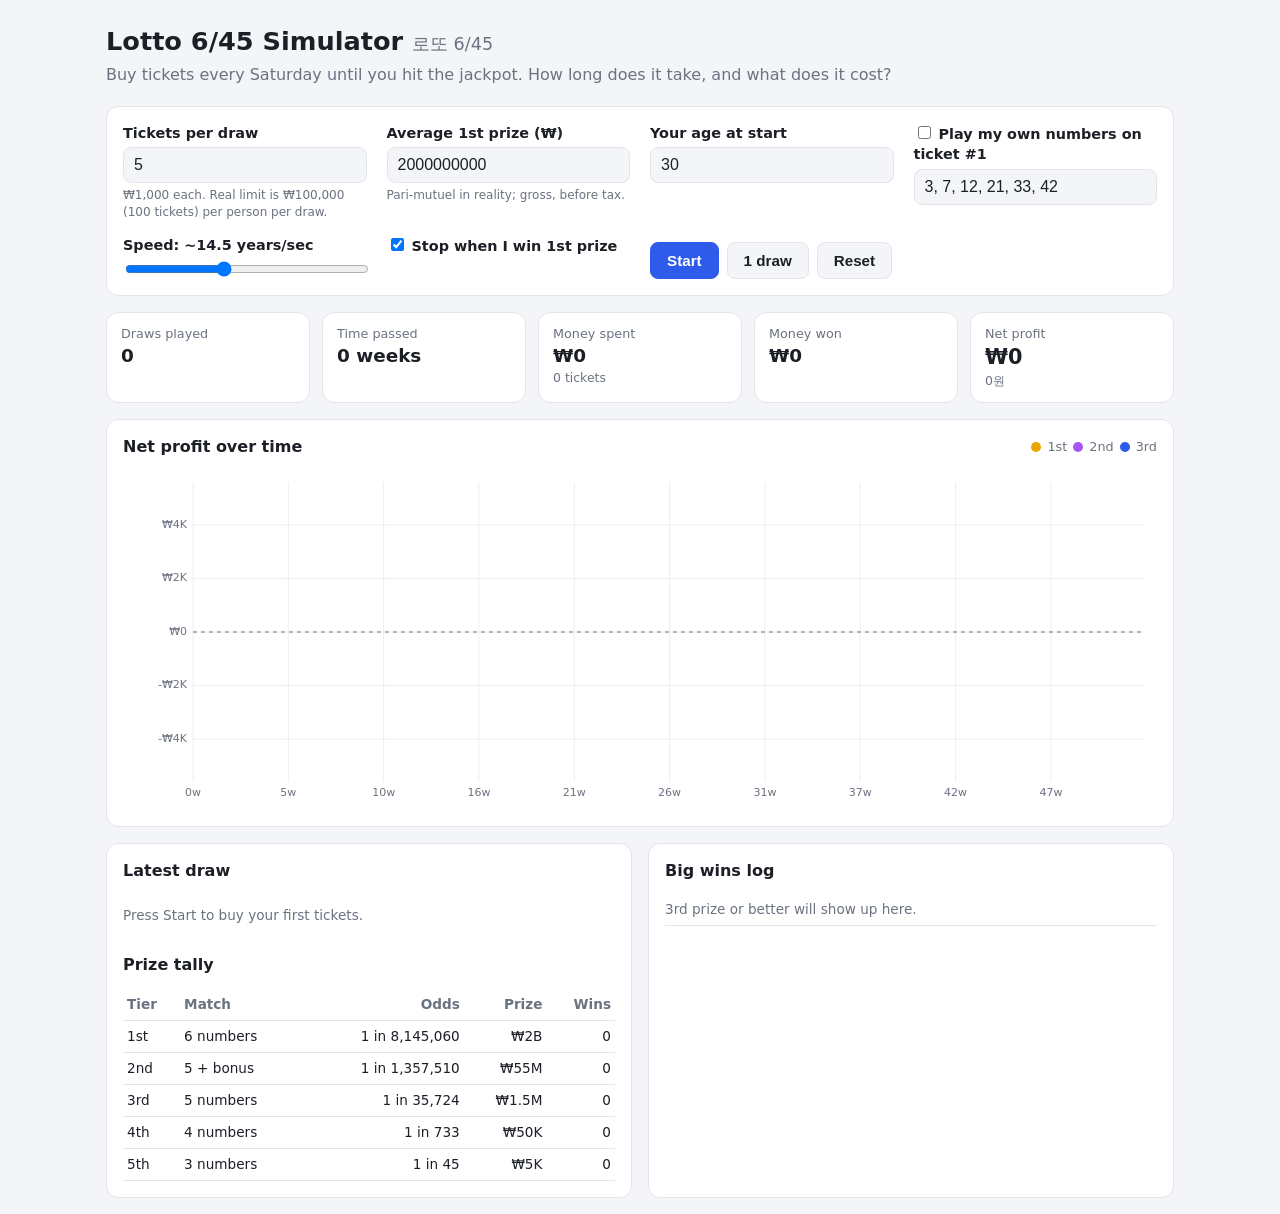
<file: lotto645/index.html>
<!doctype html>
<html lang="en">
<head>
  <meta charset="utf-8">
  <meta name="viewport" content="width=device-width, initial-scale=1">
  <title>Lotto 6/45 Simulator</title>
  <link rel="stylesheet" href="styles.css">
</head>
<body>
  <header>
    <h1>Lotto 6/45 Simulator <span class="ko">로또 6/45</span></h1>
    <p class="sub">Buy tickets every Saturday until you hit the jackpot. How long does it take, and what does it cost?</p>
  </header>

  <main>
    <section class="panel controls">
      <div class="field">
        <label for="tickets">Tickets per draw</label>
        <input id="tickets" type="number" min="1" max="100000" value="5">
        <small>₩1,000 each. Real limit is ₩100,000 (100 tickets) per person per draw.</small>
      </div>
      <div class="field">
        <label for="jackpot">Average 1st prize (₩)</label>
        <input id="jackpot" type="number" min="100000000" step="100000000" value="2000000000">
        <small>Pari-mutuel in reality; gross, before tax.</small>
      </div>
      <div class="field">
        <label for="age">Your age at start</label>
        <input id="age" type="number" min="0" max="120" value="30">
      </div>
      <div class="field">
        <label><input id="useMine" type="checkbox"> Play my own numbers on ticket #1</label>
        <input id="mine" type="text" value="3, 7, 12, 21, 33, 42" placeholder="6 numbers, 1–45">
        <small id="mineErr" class="err"></small>
      </div>
      <div class="field">
        <label for="speed">Speed: <span id="speedLabel"></span></label>
        <input id="speed" type="range" min="0" max="100" value="40">
      </div>
      <div class="field">
        <label><input id="stopOnJackpot" type="checkbox" checked> Stop when I win 1st prize</label>
      </div>
      <div class="buttons">
        <button id="startBtn" class="primary">Start</button>
        <button id="stepBtn">1 draw</button>
        <button id="resetBtn">Reset</button>
      </div>
    </section>

    <section class="stats">
      <div class="stat"><span class="k">Draws played</span><span class="v" id="sDraws">0</span></div>
      <div class="stat"><span class="k">Time passed</span><span class="v" id="sTime">0 weeks</span><span class="s" id="sAge"></span></div>
      <div class="stat"><span class="k">Money spent</span><span class="v" id="sSpent">₩0</span><span class="s" id="sTickets"></span></div>
      <div class="stat"><span class="k">Money won</span><span class="v" id="sWon">₩0</span><span class="s" id="sReturn"></span></div>
      <div class="stat wide"><span class="k">Net profit</span><span class="v big" id="sNet">₩0</span><span class="s" id="sNetCompact"></span></div>
    </section>

    <section class="panel chart-panel">
      <div class="chart-head">
        <h2>Net profit over time</h2>
        <div class="legend"><span class="dot d1"></span>1st <span class="dot d2"></span>2nd <span class="dot d3"></span>3rd</div>
      </div>
      <canvas id="chart"></canvas>
    </section>

    <section class="row">
      <div class="panel">
        <h2>Latest draw <span id="drawDate" class="muted"></span></h2>
        <div id="balls" class="balls"></div>
        <h2>Prize tally</h2>
        <table class="tally">
          <thead><tr><th>Tier</th><th>Match</th><th>Odds</th><th>Prize</th><th>Wins</th></tr></thead>
          <tbody id="tallyBody"></tbody>
        </table>
      </div>
      <div class="panel">
        <h2>Big wins log</h2>
        <ul id="log" class="log"><li class="muted">3rd prize or better will show up here.</li></ul>
      </div>
    </section>
  </main>

  <div id="banner" class="banner hidden">
    <div class="banner-card">
      <div class="confetti">🎉</div>
      <h2>JACKPOT!</h2>
      <p id="bannerText"></p>
      <button id="bannerClose" class="primary">Keep playing</button>
    </div>
  </div>

  <script src="engine.js"></script>
  <script src="app.js"></script>
</body>
</html>
</file>
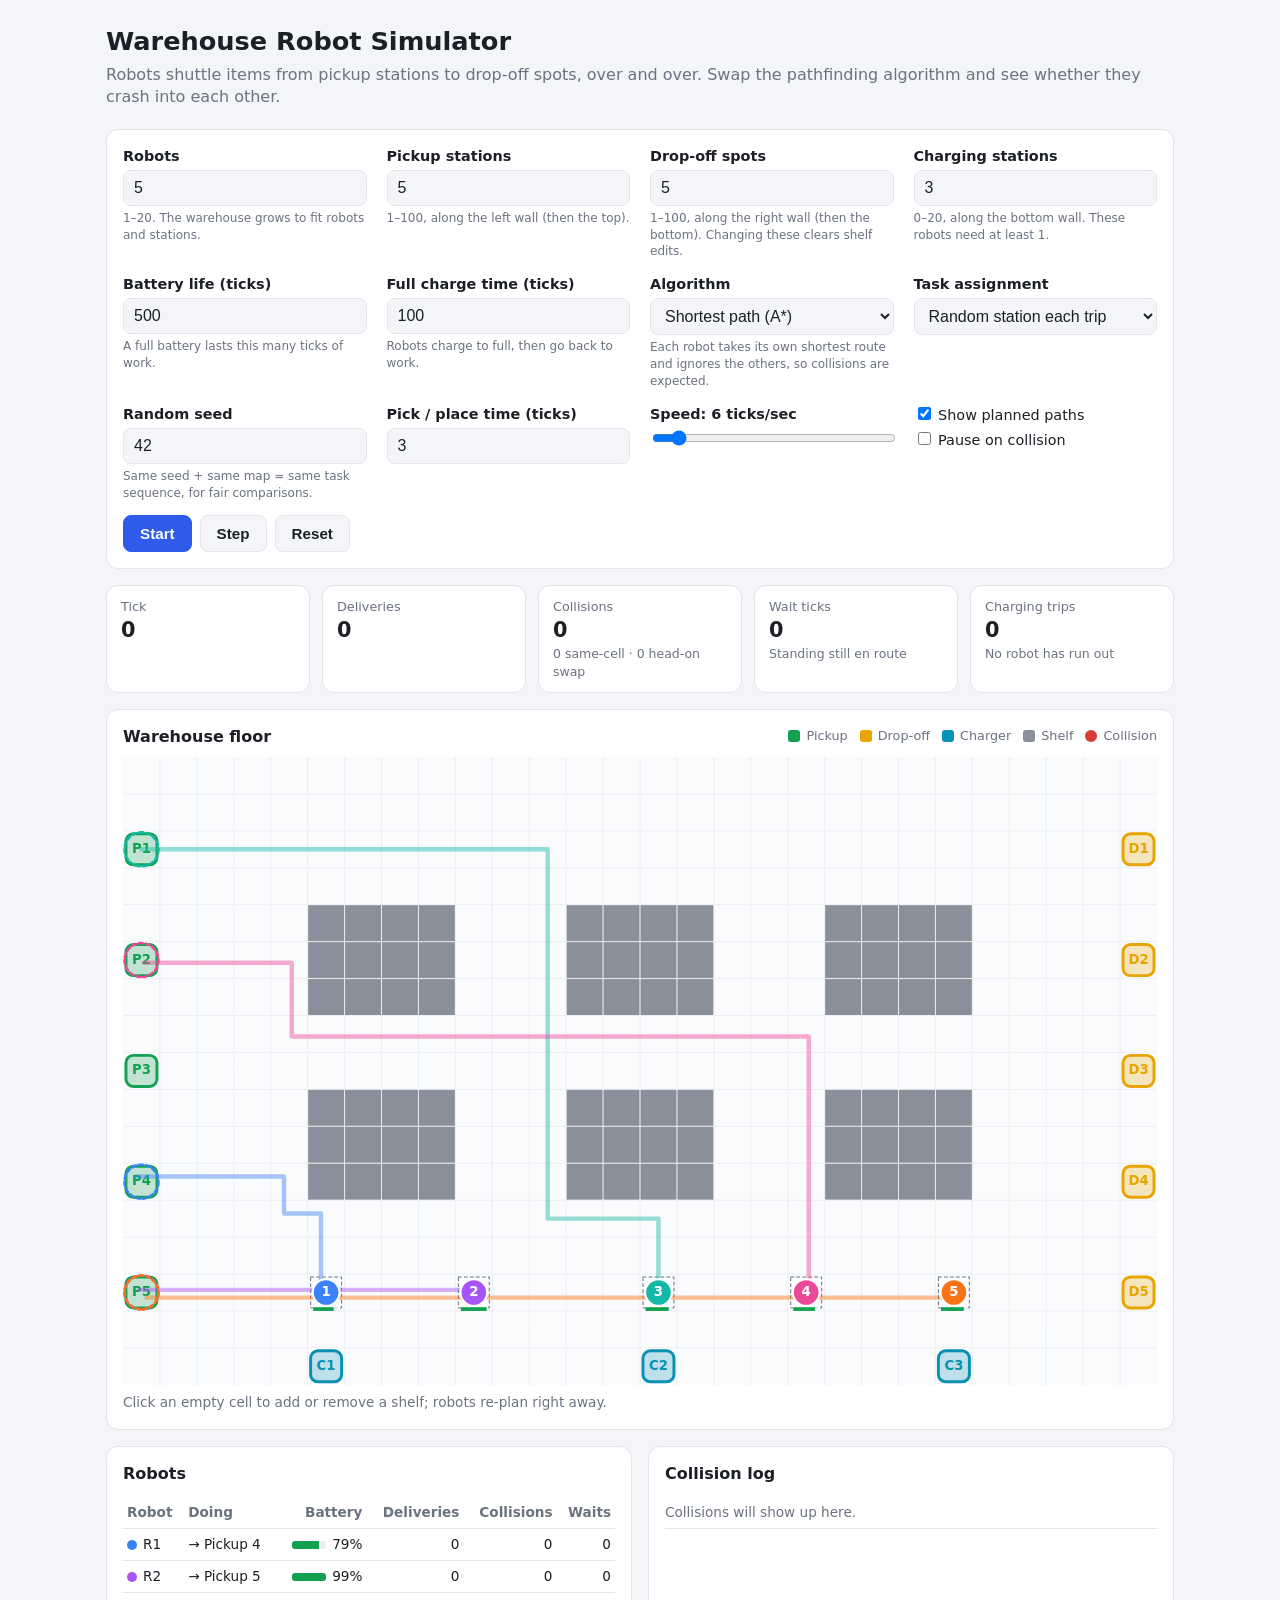
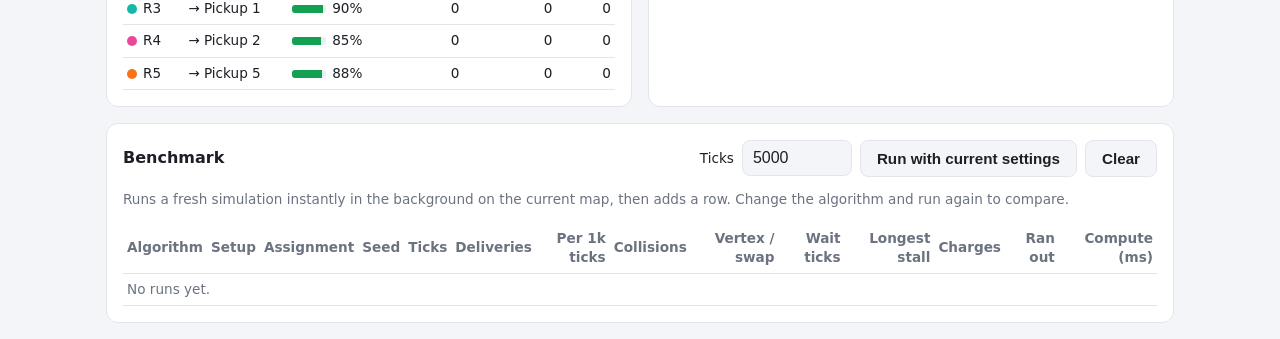
<file: robotsim/index.html>
<!doctype html>
<html lang="en">
<head>
  <meta charset="utf-8">
  <meta name="viewport" content="width=device-width, initial-scale=1">
  <title>Warehouse Robot Simulator</title>
  <link rel="stylesheet" href="styles.css">
</head>
<body>
  <header>
    <h1>Warehouse Robot Simulator</h1>
    <p class="sub">Robots shuttle items from pickup stations to drop-off spots, over and over. Swap the pathfinding algorithm and see whether they crash into each other.</p>
  </header>

  <main>
    <section class="panel controls">
      <div class="field">
        <label for="robots">Robots</label>
        <input id="robots" type="number" min="1" max="20" step="1" value="5">
        <small>1–20. The warehouse grows to fit robots and stations.</small>
      </div>
      <div class="field">
        <label for="pickups">Pickup stations</label>
        <input id="pickups" type="number" min="1" max="100" step="1" value="5">
        <small>1–100, along the left wall (then the top).</small>
      </div>
      <div class="field">
        <label for="drops">Drop-off spots</label>
        <input id="drops" type="number" min="1" max="100" step="1" value="5">
        <small>1–100, along the right wall (then the bottom). Changing these clears shelf edits.</small>
      </div>
      <div class="field">
        <label for="chargers">Charging stations</label>
        <input id="chargers" type="number" min="0" max="20" step="1" value="3">
        <small id="chargersHint">0–20, along the bottom wall. 0 turns batteries off.</small>
      </div>
      <div class="field">
        <label for="batteryLife">Battery life (ticks)</label>
        <input id="batteryLife" type="number" min="50" max="100000" step="50" value="500">
        <small>A full battery lasts this many ticks of work.</small>
      </div>
      <div class="field">
        <label for="chargeTime">Full charge time (ticks)</label>
        <input id="chargeTime" type="number" min="1" max="10000" step="10" value="100">
        <small>Robots charge to full, then go back to work.</small>
      </div>
      <div class="field">
        <label for="planner">Algorithm</label>
        <select id="planner"></select>
        <small id="plannerDesc"></small>
      </div>
      <div class="field">
        <label for="assignment">Task assignment</label>
        <select id="assignment">
          <option value="random">Random station each trip</option>
          <option value="fixed">Fixed: robot N uses pickup N → drop-off N</option>
        </select>
      </div>
      <div class="field">
        <label for="seed">Random seed</label>
        <input id="seed" type="number" min="0" step="1" value="42">
        <small>Same seed + same map = same task sequence, for fair comparisons.</small>
      </div>
      <div class="field">
        <label for="dwell">Pick / place time (ticks)</label>
        <input id="dwell" type="number" min="0" max="50" step="1" value="3">
      </div>
      <div class="field">
        <label for="speed">Speed: <span id="speedLabel"></span></label>
        <input id="speed" type="range" min="1" max="60" value="6">
      </div>
      <div class="field checks">
        <label><input id="showPaths" type="checkbox" checked> Show planned paths</label>
        <label><input id="pauseOnHit" type="checkbox"> Pause on collision</label>
      </div>
      <div class="buttons">
        <button id="startBtn" class="primary">Start</button>
        <button id="stepBtn">Step</button>
        <button id="resetBtn">Reset</button>
      </div>
    </section>

    <section class="stats">
      <div class="stat"><span class="k">Tick</span><span class="v" id="sTick">0</span></div>
      <div class="stat"><span class="k">Deliveries</span><span class="v" id="sDeliv">0</span><span class="s" id="sRate"></span></div>
      <div class="stat"><span class="k">Collisions</span><span class="v" id="sColl">0</span><span class="s" id="sCollSplit"></span></div>
      <div class="stat"><span class="k">Wait ticks</span><span class="v" id="sWaits">0</span><span class="s">Standing still en route</span></div>
      <div class="stat"><span class="k">Charging trips</span><span class="v" id="sCharges">0</span><span class="s" id="sBattery"></span></div>
    </section>

    <section class="panel map-panel">
      <div class="map-head">
        <h2>Warehouse floor</h2>
        <div class="legend">
          <span class="sw sw-pick"></span>Pickup
          <span class="sw sw-drop"></span>Drop-off
          <span class="sw sw-charge"></span>Charger
          <span class="sw sw-wall"></span>Shelf
          <span class="sw sw-hit"></span>Collision
        </div>
      </div>
      <canvas id="map"></canvas>
      <small class="muted">Click an empty cell to add or remove a shelf; robots re-plan right away.</small>
    </section>

    <section class="row">
      <div class="panel">
        <h2>Robots</h2>
        <table class="tbl">
          <thead><tr><th>Robot</th><th>Doing</th><th>Battery</th><th>Deliveries</th><th>Collisions</th><th>Waits</th></tr></thead>
          <tbody id="robotBody"></tbody>
        </table>
      </div>
      <div class="panel">
        <h2>Collision log</h2>
        <ul id="log" class="log"><li class="muted">Collisions will show up here.</li></ul>
      </div>
    </section>

    <section class="panel">
      <div class="map-head">
        <h2>Benchmark</h2>
        <div class="bench-controls">
          <label for="benchTicks">Ticks</label>
          <input id="benchTicks" type="number" min="100" max="200000" step="100" value="5000">
          <button id="benchBtn">Run with current settings</button>
          <button id="benchClear">Clear</button>
        </div>
      </div>
      <p class="muted">Runs a fresh simulation instantly in the background on the current map, then adds a row. Change the algorithm and run again to compare.</p>
      <table class="tbl">
        <thead><tr><th>Algorithm</th><th>Setup</th><th>Assignment</th><th>Seed</th><th>Ticks</th><th>Deliveries</th><th>Per 1k ticks</th><th>Collisions</th><th>Vertex / swap</th><th>Wait ticks</th><th title="Most ticks in a row without a delivery">Longest stall</th><th>Charges</th><th>Ran out</th><th>Compute (ms)</th></tr></thead>
        <tbody id="benchBody"><tr class="empty"><td colspan="14" class="muted">No runs yet.</td></tr></tbody>
      </table>
    </section>
  </main>

  <script src="engine.js"></script>
  <script src="planners.js"></script>
  <script src="app.js"></script>
</body>
</html>
</file>
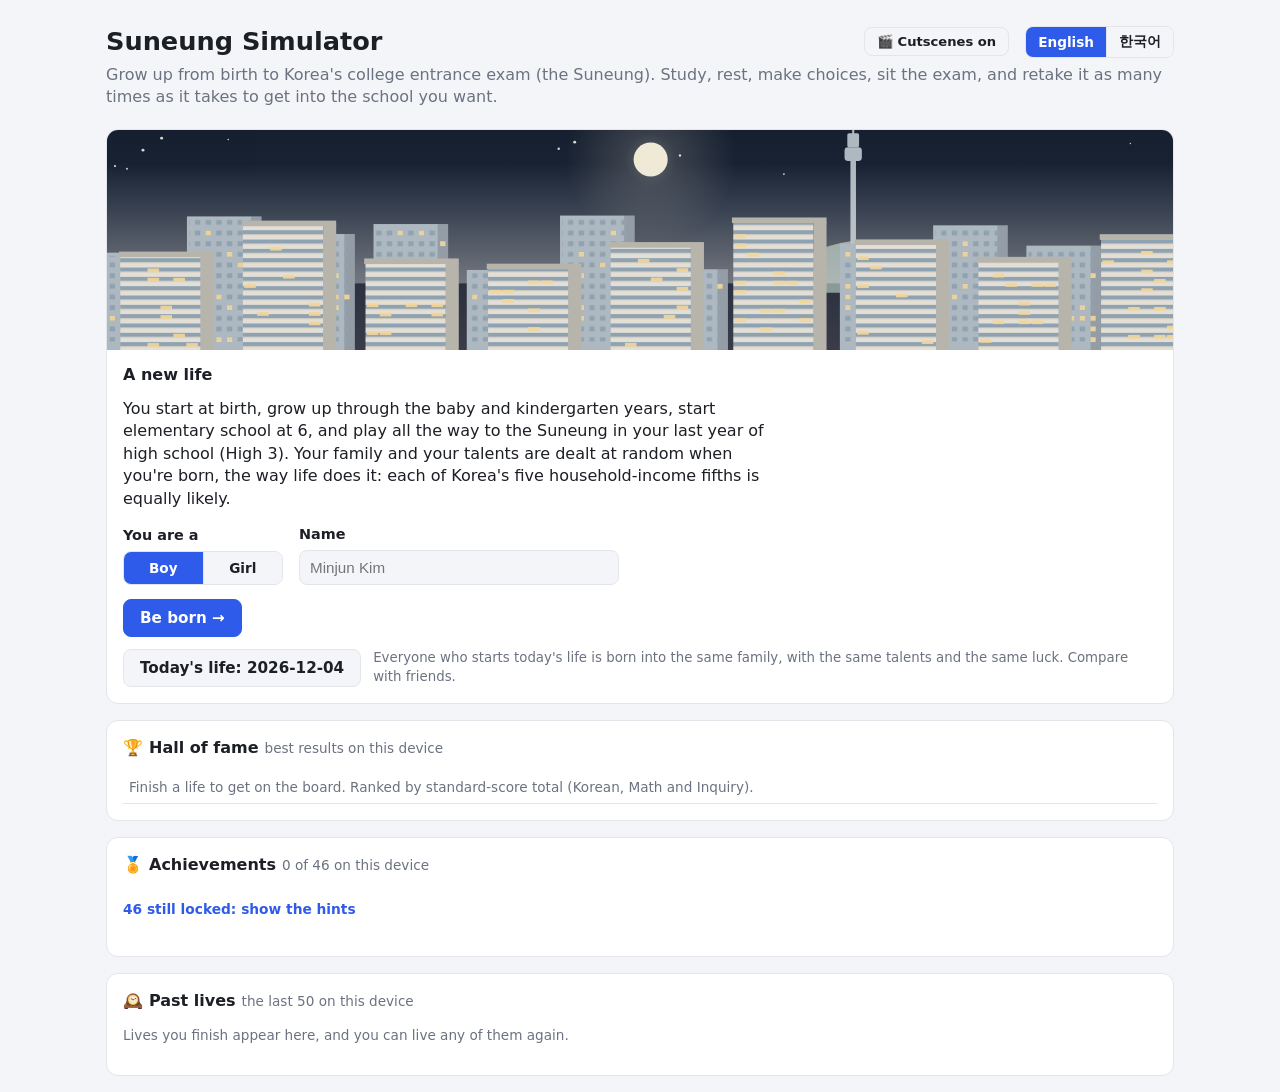
<file: suneung/index.html>
<!doctype html>
<html lang="en">
<head>
  <meta charset="utf-8">
  <meta name="viewport" content="width=device-width, initial-scale=1">
  <title>Suneung Simulator</title>
  <link rel="stylesheet" href="styles.css">
</head>
<body>
  <header>
    <div class="top">
      <h1 data-t="app.title">Suneung Simulator</h1>
      <button type="button" id="cutToggle" class="cut-toggle" aria-pressed="true"></button>
      <div class="seg lang lang-switch" id="lang" role="group" aria-label="Language / 언어">
        <button type="button" data-v="en" lang="en" aria-pressed="false">English</button>
        <button type="button" data-v="ko" lang="ko" aria-pressed="false">한국어</button>
      </div>
    </div>
    <p class="sub" data-t="app.sub"></p>
  </header>

  <main>
    <!-- ---------- new life ---------- -->
    <section id="setup" class="hidden">
      <div class="panel setup-panel">
        <div class="hero" id="setupArt"></div>
        <h2 data-t="setup.title"></h2>
        <p class="intro" data-t="setup.intro"></p>
        <div class="setup-row">
          <div class="field">
            <span class="flabel" id="sexLabel" data-t="setup.sex"></span>
            <div class="seg sex" id="sex" role="group" aria-labelledby="sexLabel">
              <button type="button" data-v="m" data-t="sex.m"></button>
              <button type="button" data-v="f" data-t="sex.f"></button>
            </div>
          </div>
          <div class="field name-field">
            <label for="name" data-t="setup.name"></label>
            <input id="name" type="text" maxlength="20">
          </div>
        </div>
        <div class="buttons">
          <button id="startBtn" type="button" class="primary" data-t="setup.go"></button>
        </div>
        <div class="daily">
          <button id="dailyBtn" type="button"></button>
          <small id="dailyNote" data-t="daily.note"></small>
        </div>
      </div>
      <div class="panel">
        <h2 class="panel-title"><span aria-hidden="true">🏆 </span><span data-t="fame.title"></span> <span class="muted" data-t="fame.sub"></span></h2>
        <div class="table-wrap"><table class="grid" id="fame"></table></div>
      </div>
      <div class="panel">
        <h2 class="panel-title"><span aria-hidden="true">🏅 </span><span data-t="ach.title"></span> <span class="muted" id="achSub"></span></h2>
        <div id="achList"></div>
      </div>
      <div class="panel">
        <h2 class="panel-title"><span aria-hidden="true">🕰️ </span><span data-t="lives.title"></span> <span class="muted" data-t="lives.sub"></span></h2>
        <div id="lives"></div>
      </div>
    </section>

    <!-- ---------- the game ---------- -->
    <section id="game" class="hidden">
      <!-- Your life right now: an illustrated scene with you in it, your mood, and the basics. On a phone
           the map folds into the place chip and the stats into a two-row strip, so the plan comes first. -->
      <section class="life">
        <div class="life-top">
          <div class="scene-wrap">
            <div id="scene" class="scene-box"></div>
            <div id="mood" class="bubble" aria-live="polite"><b id="moodName"></b><span id="moodText"></span></div>
          </div>
          <div class="map-side">
            <div class="map-head"><span id="mapHome"></span><small id="mapHint"></small></div>
            <div id="mainMap" class="main-map"></div>
            <div class="map-legend" id="mapLegend"></div>
          </div>
        </div>
        <button type="button" id="placeChip" class="place-chip"><span class="pc-name" id="placeName"></span><span class="pc-go" id="placeGo"></span></button>
        <div class="stats">
          <div class="stat"><span class="ic" aria-hidden="true">📅</span><span class="k" data-t="stat.date"></span><span class="v" id="sDate"></span><span class="s" id="sDday"></span></div>
          <div class="stat"><span class="ic" aria-hidden="true">🎒</span><span class="k" data-t="stat.attempt"></span><span class="v" id="sAttempt"></span><span class="s" id="sStatus"></span></div>
          <div class="stat"><span class="ic" aria-hidden="true">🎂</span><span class="k" data-t="stat.age"></span><span class="v" id="sAge"></span><span class="s" id="sName"></span></div>
          <div class="stat"><span class="ic" aria-hidden="true">💰</span><span class="k" data-t="stat.money"></span><span class="v" id="sMoney"></span><span class="s" id="sAllowance"></span></div>
          <div class="stat fam" id="sFamCard"><span class="ic" aria-hidden="true">🏠</span><span class="k" data-t="stat.family"></span><div class="chips" id="sFam"></div><span class="s" id="sFamSub"></span></div>
        </div>
      </section>

      <!-- What the last turn did, in a few chips: built from the turn's log entry and the stats before it. -->
      <section id="turnSum" class="turn-sum hidden" aria-live="polite"></section>

      <div class="row">
        <section class="panel stats-panel" id="statsPanel">
          <button type="button" class="fold-head" id="statsFold" aria-expanded="true" aria-controls="statsBody"><span data-t="stats.title"></span><span class="chev" aria-hidden="true"></span></button>
          <div class="fold-body" id="statsBody">
            <h2><span data-t="ability.title"></span> <span class="muted" data-t="ability.sub"></span></h2>
            <div id="skills" class="bars"></div>
            <div id="traits" class="traits" aria-live="polite"></div>
            <div id="record" class="record hidden"></div>
            <h2 class="gap" data-t="cond.title"></h2>
            <div id="condition" class="bars"></div>
            <div class="chart-head gap">
              <h2 data-t="chart.title"></h2>
              <div class="legend" id="legend"></div>
            </div>
            <canvas id="chart" role="img"></canvas>
          </div>
        </section>

        <section class="panel plan">
          <div class="plan-head">
            <h2 id="planTitle"></h2>
            <!-- Big, rare decisions live in a menu, away from the Next button. -->
            <div class="menu-wrap">
              <button type="button" id="lifeBtn" class="ghost" aria-haspopup="true" aria-expanded="false" aria-controls="lifeMenu"><span data-t="life.menu"></span> <span aria-hidden="true">⋯</span></button>
              <div id="lifeMenu" class="menu hidden" role="menu">
                <button id="moveBtn" type="button" role="menuitem"><span aria-hidden="true">🚚 </span><span data-t="move.btn"></span></button>
                <button id="quitBtn" type="button" role="menuitem" class="danger-text"><span aria-hidden="true">🚪 </span><span data-t="quit.btn"></span></button>
                <button id="newLifeBtn" type="button" role="menuitem"><span aria-hidden="true">🌱 </span><span data-t="newLife"></span></button>
              </div>
            </div>
          </div>
          <small id="lessonNote" class="lesson-note"></small>
          <div class="field method-field">
            <span class="flabel" id="methodLabel" data-t="plan.method"></span>
            <div class="seg wrap" id="method" role="group" aria-labelledby="methodLabel"></div>
            <small id="methodNote"></small>
          </div>
          <small class="tap-hint" data-t="plan.tap"></small>
          <div id="activities" class="acts"></div>
          <div class="plan-foot">
            <span id="planCost" class="muted"></span>
            <span id="planErr" class="err" role="alert"></span>
          </div>
          <div class="buttons plan-tools">
            <button id="repeatBtn" type="button" data-t="plan.repeat"></button>
            <button id="clearBtn" type="button" data-t="plan.clear"></button>
          </div>
          <!-- The turn bar sticks to the bottom of the screen while the plan is in view: the turn's time
               as slots, how much is left, and Next. -->
          <div class="turnbar" id="turnbar">
            <div id="slots" class="slots"></div>
            <div class="turnbar-row">
              <span id="blocksLeft" class="pill" aria-live="polite"></span>
              <span id="planSpend" class="chip cost hidden" aria-live="polite"></span>
              <small id="fullHint" class="full-hint" aria-live="polite"></small>
              <button id="nextBtn" type="button" class="primary"></button>
            </div>
          </div>
        </section>
      </div>

      <!-- The people in your life: classmates, friends, a rival, a crush, the homeroom teacher. -->
      <section class="panel people-panel">
        <h2 class="panel-title"><span aria-hidden="true">🧑‍🤝‍🧑 </span><span data-t="people.title"></span> <span class="muted" data-t="people.sub"></span></h2>
        <p id="peopleTeacher" class="people-teacher hidden"></p>
        <div id="people" class="people"></div>
        <small id="peopleNote" class="people-note"></small>
      </section>

      <div class="row">
        <section class="panel diary">
          <h2 class="panel-title"><span aria-hidden="true">📔 </span><span data-t="log.title"></span></h2>
          <ul id="log" class="log"></ul>
        </section>
        <section class="panel">
          <h2 class="panel-title"><span aria-hidden="true">📝 </span><span data-t="history.title"></span></h2>
          <div class="table-wrap"><table class="grid" id="history"></table></div>
          <div class="buttons end">
            <button id="endBtn" type="button" class="hidden" data-t="end.reopen"></button>
            <button id="achBtn" type="button" data-t="ach.btn"></button>
            <button id="livesBtn" type="button" data-t="lives.btn"></button>
          </div>
        </section>
      </div>
    </section>

    <!-- "A year goes by": a calendar page between turns. Purely visual, so it never blocks clicks. -->
    <div id="turn" class="turn hidden" aria-hidden="true">
      <div class="turn-card"><span class="turn-cap" id="turnCap"></span><span class="turn-date" id="turnDate"></span><span class="turn-age" id="turnAge"></span></div>
    </div>
    <div id="confetti" class="confetti" aria-hidden="true"></div>
    <div id="toast" class="toast hidden" role="status" aria-live="polite"></div>
  </main>

  <div id="modal" class="modal hidden" role="dialog" aria-modal="true" aria-labelledby="modalTitle">
    <div class="modal-card">
      <!-- The page behind a dialog is inert, so the dialog carries its own language switch. -->
      <div class="seg lang lang-switch modal-lang" role="group" aria-label="Language / 언어">
        <button type="button" data-v="en" lang="en" aria-pressed="false">English</button>
        <button type="button" data-v="ko" lang="ko" aria-pressed="false">한국어</button>
      </div>
      <div id="modalArt" class="modal-art hidden"></div>
      <h2 id="modalTitle"></h2>
      <div id="modalBody"></div>
      <div id="modalButtons" class="buttons"></div>
    </div>
  </div>

  <!-- Cutscenes: a letterboxed film over everything, shot by shot (app.js plays them, art.js draws them). -->
  <div id="cut" class="cut hidden" role="dialog" aria-modal="true">
    <div class="cut-progress" id="cutProg" aria-hidden="true"></div>
    <div class="cut-top">
      <div class="seg lang lang-switch cut-lang" role="group" aria-label="Language / 언어">
        <button type="button" data-v="en" lang="en" aria-pressed="false">English</button>
        <button type="button" data-v="ko" lang="ko" aria-pressed="false">한국어</button>
      </div>
      <button type="button" id="cutSkip" class="cut-skip"></button>
    </div>
    <div class="cut-frame" id="cutFrame"></div>
    <p class="cut-cap" id="cutCap" aria-live="polite"></p>
    <span class="cut-hint" id="cutHint" aria-hidden="true"></span>
  </div>

  <!-- First-turn coach marks: a ring around one part of the screen and a short bubble, shown once. -->
  <div id="coach" class="coach hidden" role="dialog" aria-modal="false" aria-labelledby="coachText">
    <div class="coach-ring" id="coachRing" aria-hidden="true"></div>
    <div class="coach-bubble" id="coachBubble">
      <p id="coachText"></p>
      <div class="coach-btns"><span class="coach-step" id="coachStep"></span><button type="button" id="coachSkip" class="ghost" data-t="coach.skip"></button><button type="button" id="coachNext" class="primary"></button></div>
    </div>
  </div>

  <script src="places.js"></script>
  <script src="engine.js"></script>
  <script src="strings.js"></script>
  <script src="art.js"></script>
  <script src="app.js"></script>
</body>
</html>
</file>
<file: lotto645/styles.css>
:root {
  --bg: #f4f5f8;
  --panel: #ffffff;
  --text: #1c1f26;
  --muted: #6b7280;
  --border: #e3e5ea;
  --accent: #2f5bea;
  --pos: #12a150;
  --neg: #d93a3a;
  --grid: #eceef2;
  --gold: #e8a400;
  --ball-y: #fbc400;
  --ball-b: #69c8f2;
  --ball-r: #ff7272;
  --ball-g: #aaaaaa;
  --ball-gr: #b0d840;
}

@media (prefers-color-scheme: dark) {
  :root:not([data-theme="light"]) {
    --bg: #12141a;
    --panel: #1b1e26;
    --text: #e8eaf0;
    --muted: #9198a6;
    --border: #2c303b;
    --accent: #6b8cff;
    --pos: #3ccf7a;
    --neg: #ff6b6b;
    --grid: #262a34;
    color-scheme: dark;
  }
}
:root[data-theme="dark"] {
  --bg: #12141a;
  --panel: #1b1e26;
  --text: #e8eaf0;
  --muted: #9198a6;
  --border: #2c303b;
  --accent: #6b8cff;
  --pos: #3ccf7a;
  --neg: #ff6b6b;
  --grid: #262a34;
  color-scheme: dark;
}

* { box-sizing: border-box; }

body {
  margin: 0;
  font-family: system-ui, -apple-system, "Segoe UI", "Apple SD Gothic Neo", "Malgun Gothic", sans-serif;
  background: var(--bg);
  color: var(--text);
  line-height: 1.4;
}

header, main { max-width: 1100px; margin: 0 auto; padding: 0 16px; }
header { padding-top: 24px; }
h1 { margin: 0 0 4px; font-size: 1.6rem; }
h1 .ko { color: var(--muted); font-weight: 500; font-size: 1.1rem; }
h2 { font-size: 1rem; margin: 0 0 12px; }
.sub { margin: 0 0 20px; color: var(--muted); }
.muted { color: var(--muted); font-weight: 400; font-size: 0.85rem; }

.panel {
  background: var(--panel);
  border: 1px solid var(--border);
  border-radius: 12px;
  padding: 16px;
  margin-bottom: 16px;
}

.controls {
  display: grid;
  grid-template-columns: repeat(auto-fit, minmax(200px, 1fr));
  gap: 14px 20px;
  align-items: start;
}
.field { display: flex; flex-direction: column; gap: 4px; }
.field label { font-weight: 600; font-size: 0.9rem; }
.field small { color: var(--muted); font-size: 0.75rem; }
.field .err { color: var(--neg); }
input[type="number"], input[type="text"] {
  padding: 8px 10px;
  border: 1px solid var(--border);
  border-radius: 8px;
  background: var(--bg);
  color: var(--text);
  font-size: 1rem;
  width: 100%;
}
input[type="range"] { width: 100%; }
.buttons { display: flex; gap: 8px; align-self: end; flex-wrap: wrap; }
button {
  padding: 9px 16px;
  border-radius: 8px;
  border: 1px solid var(--border);
  background: var(--bg);
  color: var(--text);
  font-size: 0.95rem;
  font-weight: 600;
  cursor: pointer;
}
button.primary { background: var(--accent); border-color: var(--accent); color: #fff; }
button:hover { filter: brightness(1.05); }

.stats {
  display: grid;
  grid-template-columns: repeat(auto-fit, minmax(200px, 1fr));
  gap: 12px;
  margin-bottom: 16px;
}
.stat {
  background: var(--panel);
  border: 1px solid var(--border);
  border-radius: 12px;
  padding: 12px 14px;
  display: flex;
  flex-direction: column;
  min-width: 0;
}
.stat .k { color: var(--muted); font-size: 0.8rem; }
.stat .v { font-size: 1.15rem; font-weight: 700; font-variant-numeric: tabular-nums; white-space: nowrap; overflow: hidden; text-overflow: ellipsis; }
.stat .v.big { font-size: 1.3rem; }
.stat .s { color: var(--muted); font-size: 0.78rem; }
.pos { color: var(--pos); }
.neg { color: var(--neg); }

.chart-head { display: flex; justify-content: space-between; align-items: baseline; flex-wrap: wrap; gap: 8px; }
.legend { font-size: 0.8rem; color: var(--muted); display: flex; align-items: center; gap: 6px; }
.dot { display: inline-block; width: 10px; height: 10px; border-radius: 50%; }
.d1 { background: var(--gold); }
.d2 { background: #a855f7; }
.d3 { background: var(--accent); }
#chart { width: 100%; height: 340px; display: block; }

.row { display: grid; grid-template-columns: 1fr 1fr; gap: 16px; }
.row .panel { margin-bottom: 16px; }
@media (max-width: 760px) { .row { grid-template-columns: 1fr; gap: 0; } }

.balls { display: flex; gap: 8px; flex-wrap: wrap; align-items: center; margin-bottom: 18px; min-height: 42px; }
.ball {
  width: 40px; height: 40px; border-radius: 50%;
  display: inline-flex; align-items: center; justify-content: center;
  font-weight: 800; color: #fff; text-shadow: 0 1px 2px rgba(0,0,0,.35);
  box-shadow: inset -3px -4px 6px rgba(0,0,0,.18);
}
.plus { font-weight: 700; color: var(--muted); }

.tally { width: 100%; border-collapse: collapse; font-size: 0.85rem; font-variant-numeric: tabular-nums; }
.tally th, .tally td { text-align: right; padding: 6px 4px; border-bottom: 1px solid var(--border); }
.tally th:first-child, .tally td:first-child, .tally th:nth-child(2), .tally td:nth-child(2) { text-align: left; }
.tally th { color: var(--muted); font-weight: 600; }

.log { list-style: none; margin: 0; padding: 0; max-height: 330px; overflow-y: auto; font-size: 0.85rem; }
.log li { padding: 6px 0; border-bottom: 1px solid var(--border); }
.log .t1 { color: var(--gold); font-weight: 700; }
.log .t2 { color: #a855f7; font-weight: 700; }
.log .t3 { color: var(--accent); font-weight: 600; }

.banner {
  position: fixed; inset: 0; background: rgba(0,0,0,.55);
  display: flex; align-items: center; justify-content: center; padding: 16px; z-index: 10;
}
.banner.hidden { display: none; }
.banner-card {
  background: var(--panel); border-radius: 16px; padding: 28px; max-width: 460px; text-align: center;
  border: 2px solid var(--gold);
}
.banner-card h2 { font-size: 2rem; color: var(--gold); margin: 4px 0 10px; }
.confetti { font-size: 3rem; }
</file>
<file: robotsim/styles.css>
:root {
  --bg: #f4f5f8;
  --panel: #ffffff;
  --text: #1c1f26;
  --muted: #6b7280;
  --border: #e3e5ea;
  --accent: #2f5bea;
  --neg: #d93a3a;
  --floor: #fafbfc;
  --grid: #eceef2;
  --wall: #8a8f9c;
  --pick: #12a150;
  --drop: #e8a400;
  --charge: #0891b2;
}

@media (prefers-color-scheme: dark) {
  :root:not([data-theme="light"]) {
    --bg: #12141a;
    --panel: #1b1e26;
    --text: #e8eaf0;
    --muted: #9198a6;
    --border: #2c303b;
    --accent: #6b8cff;
    --neg: #ff6b6b;
    --floor: #161920;
    --grid: #232731;
    --wall: #4a5060;
    --pick: #3ccf7a;
    --drop: #f2b72e;
    --charge: #22d3ee;
    color-scheme: dark;
  }
}
:root[data-theme="dark"] {
  --bg: #12141a;
  --panel: #1b1e26;
  --text: #e8eaf0;
  --muted: #9198a6;
  --border: #2c303b;
  --accent: #6b8cff;
  --neg: #ff6b6b;
  --floor: #161920;
  --grid: #232731;
  --wall: #4a5060;
  --pick: #3ccf7a;
  --drop: #f2b72e;
  --charge: #22d3ee;
  color-scheme: dark;
}

* { box-sizing: border-box; }

body {
  margin: 0;
  font-family: system-ui, -apple-system, "Segoe UI", sans-serif;
  background: var(--bg);
  color: var(--text);
  line-height: 1.4;
}

header, main {
  max-width: 1100px;
  margin: 0 auto;
  padding-left: max(16px, env(safe-area-inset-left, 0px));
  padding-right: max(16px, env(safe-area-inset-right, 0px));
}
header { padding-top: 24px; }
h1 { margin: 0 0 4px; font-size: 1.6rem; }
h2 { font-size: 1rem; margin: 0 0 12px; }
.sub { margin: 0 0 20px; color: var(--muted); }
.muted { color: var(--muted); font-weight: 400; font-size: 0.85rem; }

.panel {
  background: var(--panel);
  border: 1px solid var(--border);
  border-radius: 12px;
  padding: 16px;
  margin-bottom: 16px;
}

.controls {
  display: grid;
  grid-template-columns: repeat(auto-fit, minmax(200px, 1fr));
  gap: 14px 20px;
  align-items: start;
}
.field { display: flex; flex-direction: column; gap: 4px; }
.field label { font-weight: 600; font-size: 0.9rem; }
.field small { color: var(--muted); font-size: 0.75rem; }
.field.checks label { font-weight: 500; }
input[type="number"], select {
  padding: 8px 10px;
  border: 1px solid var(--border);
  border-radius: 8px;
  background: var(--bg);
  color: var(--text);
  font-size: 1rem;
  width: 100%;
}
input[type="range"] { width: 100%; }
.buttons { display: flex; gap: 8px; align-self: end; flex-wrap: wrap; }
button {
  padding: 9px 16px;
  border-radius: 8px;
  border: 1px solid var(--border);
  background: var(--bg);
  color: var(--text);
  font-size: 0.95rem;
  font-weight: 600;
  cursor: pointer;
}
button.primary { background: var(--accent); border-color: var(--accent); color: #fff; }
button:hover { filter: brightness(1.05); }

.stats {
  display: grid;
  grid-template-columns: repeat(auto-fit, minmax(180px, 1fr));
  gap: 12px;
  margin-bottom: 16px;
}
.stat {
  background: var(--panel);
  border: 1px solid var(--border);
  border-radius: 12px;
  padding: 12px 14px;
  display: flex;
  flex-direction: column;
  min-width: 0;
}
.stat .k { color: var(--muted); font-size: 0.8rem; }
.stat .v { font-size: 1.3rem; font-weight: 700; font-variant-numeric: tabular-nums; }
.stat .s { color: var(--muted); font-size: 0.78rem; }
.stat .v.hit { color: var(--neg); }
.warn { color: var(--neg); font-weight: 600; }

.map-head { display: flex; justify-content: space-between; align-items: baseline; flex-wrap: wrap; gap: 8px; margin-bottom: 8px; }
.map-head h2 { margin: 0; }
.legend { font-size: 0.8rem; color: var(--muted); display: flex; align-items: center; gap: 6px; flex-wrap: wrap; }
.sw { display: inline-block; width: 12px; height: 12px; border-radius: 3px; margin-left: 6px; }
.sw-pick { background: var(--pick); }
.sw-drop { background: var(--drop); }
.sw-charge { background: var(--charge); }
.batt { display: inline-block; width: 34px; height: 8px; border-radius: 3px; background: var(--grid); vertical-align: 0; margin-right: 6px; overflow: hidden; }
.batt > i { display: block; height: 100%; }
.sw-wall { background: var(--wall); }
.sw-hit { background: var(--neg); border-radius: 50%; }
#map { width: 100%; display: block; cursor: crosshair; touch-action: manipulation; margin-bottom: 6px; }

.row { display: grid; grid-template-columns: 1fr 1fr; gap: 16px; }
.row .panel { margin-bottom: 16px; min-width: 0; }
@media (max-width: 760px) { .row { grid-template-columns: 1fr; gap: 0; } }

.tbl { width: 100%; border-collapse: collapse; font-size: 0.85rem; font-variant-numeric: tabular-nums; }
.tbl th, .tbl td { text-align: right; padding: 6px 4px; border-bottom: 1px solid var(--border); }
.tbl th:first-child, .tbl td:first-child, .tbl th:nth-child(2), .tbl td:nth-child(2) { text-align: left; }
.tbl th { color: var(--muted); font-weight: 600; }
.tbl .empty td { text-align: left; }
.panel:has(> .tbl) { overflow-x: auto; }
.robot-dot { display: inline-block; width: 10px; height: 10px; border-radius: 50%; margin-right: 6px; vertical-align: -1px; }

.bench-controls { display: flex; gap: 8px; align-items: center; flex-wrap: wrap; font-size: 0.85rem; }
.bench-controls input { width: 110px; }

.log { list-style: none; margin: 0; padding: 0; max-height: 240px; overflow-y: auto; font-size: 0.85rem; }
.log li { padding: 6px 0; border-bottom: 1px solid var(--border); }
.log .type { color: var(--neg); font-weight: 600; }
</file>
<file: suneung/styles.css>
:root {
  --bg: #f4f5f8;
  --panel: #ffffff;
  --text: #1c1f26;
  --muted: #6b7280;
  --border: #e3e5ea;
  --accent: #2f5bea;
  --accent-text: #ffffff;
  --accent-soft: #e6ecfd;
  /* Light mode is darker than the dark theme's bright tones so text on and in these colours passes AA. */
  --pos: #0e7f3f;
  --neg: #c42f2f;
  --warn: #9a6200;
  --grid: #eceef2;
  --track: #eceef2;
  --backdrop: rgba(15, 18, 25, 0.55);
  --s-kor: #e05a47;
  --s-math: #2f5bea;
  --s-eng: #12a150;
  --s-hist: #a0661b;
  --s-inq1: #9b4fd6;
  --s-inq2: #d1489b;
  --g1: #0b7a3c;
  --g2: #3f7d22;
  --g3: #766a12;
  --g4: #9a5f00;
  --g5: #b14d12;
  --g6: #c42f2f;
  /* v6.3: value text past the top of a bar, a danger button's text, the coach marks, the sticky bars. */
  --gold-text: #8a5f00; --danger-text: #ffffff; --coach-dim: rgba(15, 18, 25, 0.38); --bar-shadow: rgba(15, 18, 25, 0.12);
  /* The Friends panel: a colour per role, and the closeness bar. */
  --r-best: #12a150; --r-partner: #d1489b; --r-crush: #e86f9c; --r-rival: #c98200; --r-bully: #6b5b8c;
  --r-friend: #2f5bea; --r-other: #8b93a3; --r-focus: #f0a020; --cl-fill: #ef6b8a; --cl-track: #f1e3e7;
  /* environments (v6.4): scenes, skies, rooms, event backdrops, cutscenes, the map and the share card (art.js). Light is day, dark is night. */
  /* light and air */
  --a-keyLight: #ffffff; --a-keyOp: 0; --a-screenLitOp: 0.16;
  --a-aoC: #1e2230; --a-hiE: #ffffff; --a-glowOp: 0.5; --a-vigOp: 0.32; --a-starOp: 0; --a-litOp: 0.22; --a-sunOp: 0.34; --a-moteOp: 0.5;
  --a-veilOp: 0.16; --a-nightVeilOp: 0.55; --a-bgVeil: #f1f0ec;
  /* skies by time of day */
  --a-skyTop: #8ea7bd; --a-skyMid: #b8c8d3; --a-skyLow: #dcdfdc; --a-dawnTop: #334566; --a-dawnMid: #6f84a2; --a-dawnLow: #c3c8cf;
  --a-goldTop: #6d84a0; --a-goldMid: #d7a47c; --a-goldLow: #efcf9f; --a-nightTop: #0f1724; --a-nightMid: #1b2537; --a-nightLow: #3a3c48;
  --a-rainTop: #8d979e; --a-rainMid: #a8afb3; --a-rainLow: #c3c6c5; --a-sunDisc: #fff6e2; --a-sunGlow: #fff0cf; --a-goldSun: #ffd9a0;
  --a-moonE: #efe9d6; --a-starE: #fff8e6; --a-cloudE: #f2f3f1; --a-dawnCloud: #8f9db2; --a-goldCloud: #e8b896; --a-nightCloud: #2c3445;
  --a-rainCloud: #7f888e; --a-haze: #dfe2e0; --a-rainE: #c9d3db;
  /* land, plants and water */
  --a-mtnFar: #a6b2ba; --a-mtnMid: #8a9a96; --a-mtnNear: #6f7f74; --a-vegSp: #9fb184; --a-vegSu: #5e7a54; --a-vegFa: #b07d4c; --a-vegFa2: #cfae55;
  --a-vegWi: #8d8c86; --a-blossomE: #e9cdd1; --a-trunk: #58493f; --a-snowE: #f3f5f7; --a-lawnSp: #a9b98c; --a-lawnSu: #78926a; --a-lawnFa: #b5a26e;
  --a-dirt: #c8b596; --a-pathE: #d9d2c2; --a-seaFar: #8fa6b2; --a-seaNear: #6c8c9b; --a-foam: #eef2f2; --a-sand: #d8cdb6; --a-basalt: #4a4a4c;
  --a-vinyl: #e7ebe8; --a-roofOr: #b06c4e;
  /* buildings and streets */
  --a-bldFar: #aeb8c0; --a-bldMid: #c3c6c4; --a-bldNear: #d6d1c8; --a-aptWall: #e3dfd6; --a-aptShade: #b7b4ac; --a-aptLine: #c6c2b9;
  --a-winDay: #8ea2b1; --a-winLit: #f2d79c; --a-nightWin: #2a3446; --a-nightBld: #454a57; --a-nightBld2: #3a3f4c; --a-concrete: #c4c2bc;
  --a-concrete2: #a3a19c; --a-brick: #a5715c; --a-brick2: #86594a; --a-roofGreen: #6d8d7c; --a-rooftop: #d9d5cb; --a-schoolWall: #d9d4c6;
  --a-hospWall: #dfe1df; --a-careWall: #e3d8c4; --a-granite: #c9c6bf; --a-granite2: #a9a69f; --a-towerGlass: #8fa5b6; --a-towerGlass2: #71879a;
  --a-plate: #f1eee6; --a-plateInk: #23262b; --a-asphalt: #6a6d71; --a-pavement: #b6b3ab; --a-curb: #c8c5bd; --a-lane: #ebe7da; --a-sodium: #f0b45e;
  --a-neonA: #5e9d97; --a-neonB: #b56a7e; --a-neonC: #c7a24c; --a-signW: #e9e6dd; --a-signBox: #3b4149; --a-storeGlow: #e7efe9;
  --a-storeShelf: #c9cfc9; --a-signGreen: #3f6d55; --a-signBlue: #3b5a85;
  /* rooms */
  --a-wallpaper: #e4dfd5; --a-wallpaper2: #e9e5dc; --a-ceiling: #ecebe6; --a-wallKinder: #ece4d3; --a-wallSchool: #e6e4da; --a-wallSchool2: #d8d6cc;
  --a-wainscot: #9fb0a3; --a-wallAcad: #dfe0dc; --a-wardWall: #e3e8e6; --a-wardWall2: #bccbc7; --a-kitchenWall: #e8e4da; --a-officeWall: #dcdddb;
  --a-banquetWall: #e6d9c2; --a-banquetCeil: #efe6d6; --a-nWall: #4b4d58; --a-nWall2: #3d3f49; --a-nCeil: #3e404a; --a-nFloor: #5b4a3e;
  --a-nFloor2: #4a3c32; --a-nBase: #3a3433; --a-floorWood: #b8916b; --a-floorSeam: #8f6c4c; --a-baseboard: #8d8679; --a-lino: #b8c1b4;
  --a-lino2: #a2ab9f; --a-tileE: #d3d5d2; --a-tileE2: #babdba; --a-bathTile: #dfe4e4; --a-bathTile2: #c4cbcb; --a-porcelain: #f4f4f0;
  --a-sunLight: #fff1cf; --a-fluoro: #f8faf4; --a-fluoroGlow: #f2f6ee; --a-lampWarm: #ffd79e; --a-lampShade: #3f4a46; --a-candle: #ffc46e;
  --a-screenE: #d5e4ec; --a-screenOff: #2e333a; --a-monitorGlow: #a9cbe6; --a-phoneScreen: #dce8f0; --a-tvE: #2a2e33; --a-alum: #c9ccce;
  --a-alum2: #a6aaad; --a-glassTint: #cfdfe7; --a-blind: #e6e3dc; --a-curtain: #cfc5b2; --a-curtain2: #b5ab98; --a-curtainWard: #c7d6d2;
  --a-mirror: #c9d7de; --a-steel: #8f969d; --a-steel2: #6f767d; --a-chairW: #b08a62; --a-formica: #ddd3bd; --a-formica2: #c3b69c;
  --a-woodDark: #6c5442; --a-woodLight: #d8c4a6; --a-woodLight2: #bfa785; --a-woodDesk: #c9a985; --a-woodDesk2: #a98966; --a-cribW: #efe9de;
  --a-cribW2: #d9d1c3; --a-beddingE: #d9dce0; --a-beddingE2: #aeb6bf; --a-duvet: #c7d0d8; --a-wardBlanket: #b7cbd0; --a-towel: #e8eef0;
  --a-sofaE: #8c7f72; --a-sofaE2: #776b5f; --a-cabinet: #e3ddd1; --a-counterTop: #bdb7ab; --a-counterTop2: #a5a095; --a-riceCooker: #eceae4;
  --a-boardE: #3c574a; --a-boardFrame: #8a7458; --a-chalkE: #e9ebe4; --a-boardWhite: #f1f2ef; --a-cork2: #b99569; --a-clockRim: #3d4248;
  --a-lockerE: #a3afb5; --a-lockerE2: #8a979d; --a-doorE: #a98966; --a-doorE2: #b59675; --a-doorFrame: #8a7158; --a-partition: #b4a68e;
  --a-partition2: #998b73; --a-chairBlack: #3a3d42; --a-timer: #7fd3b8; --a-tape: #efe8d0; --a-cardboard: #c8a87e; --a-cardboard2: #ae8f66;
  --a-fridge: #e4e5e2; --a-fridge2: #c4c6c3; --a-screenPanel: #7d5a3e; --a-silk: #efe6d2; --a-lacquer: #8a3b32; --a-lacquer2: #6b2b25;
  --a-tteok: #f3ece0; --a-tteok2: #d7b8a8;
  /* things */
  --a-paperE: #f4f2ec; --a-paperE2: #dedad0; --a-inkE: #353a42; --a-accentRed: #a84d45; --a-accentBlue: #3e5c86; --a-brass: #c09a4e;
  --a-brass2: #8f7034; --a-fabric1: #8296a8; --a-fabric2: #b39a84; --a-fabric3: #8a9a7c; --a-fabric4: #ab8488; --a-matA: #cdb995; --a-matB: #9fb4a8;
  --a-matC: #bea2a8; --a-bear: #a88866; --a-bear2: #d6c2a6; --a-stickyY: #ecd88a; --a-stickyP: #e3b2b8; --a-stickyB: #a9c6d6; --a-posterE: #2e3540;
  --a-uniformE: #3a4560; --a-hoodieE: #7c8492; --a-hairE: #2a2420; --a-suitE: #3a3f4a; --a-silhouette: #3c3a46; --a-olive: #5f6648;
  --a-olive2: #4c5239; --a-steamE: #d6dbe0; --a-heartE: #c27a80; --a-bubbleE: #e7ebee; --a-bubbleMe: #e9dda6; --a-cupNoodle: #efe9de;
  --a-kimchi: #c45e45; --a-ivBag: #dfe9ec; --a-thermos: #9aa3aa; --a-bill: #a9b796; --a-bill2: #e8ecdf; --a-stampRed: #b33a32; --a-suitcase: #5e6f80;
  --a-omr: #f6efe9; --a-omrBubble: #e7c8c4; --a-omrRed: #c46a64; --a-stallE: #9a5a4a; --a-awning: #b2534a; --a-bannerE: #8f3c37; --a-busE: #5f8a72;
  --a-busE2: #e9e6dc; --a-busTour: #e6e3da;
  /* the map */
  --a-landHi: #f3f0e8; --a-landE: #e8e3d7; --a-landLo: #d7d0c0; --a-reliefE: #8a7c62; --a-mapShallow: #dbe5e8; --a-mapSeaE: #c8d5dc;
  --a-mapSeaDeep: #adbfc9; --a-coastE: #7f8f94; --a-muniE: #d4cdbf; --a-provE: #8c9792; --a-homeE: #e2c68f; --a-kPinOpen: #3e5c86;
  --a-kPinHome: #a84d45; --a-kPinOff: #a3a6a8; --a-kSel: #c09a4e;
  /* the share card */
  --a-cardBg: #f5f2eb; --a-cardPanel: #e7e1d4; --a-cardInk2: #1e2024; --a-cardMute: #78736a; --a-cardRule: #d6cfc0; --a-cardAccent: #9a4a3c;
  /* end of environments (v6.4) */
  /* mood (v6.5): the grade a picture takes from what just happened (art.js grade(), moodTod, pool): cool and
     grey when it's bad, near-dark at the worst, warm and golden when it's good; tears, a crying mouth, a blank
     stare; mourning black and the funeral's white chrysanthemums. */
  --a-mdCool: #4f5d70; --a-mdCoolOp: 0.4; --a-mdDark: #0c111c; --a-mdDarkOp: 0.62; --a-mdNightOp: 0.9; --a-mdWarm: #ffcf94; --a-mdWarmOp: 0.22;
  --a-mdGold: #ffb46a; --a-mdGoldOp: 0.24; --a-lampCold: #cfdcec;
  --a-chTear: rgba(214, 234, 250, 0.85); --a-chMouthIn: #4a2629; --a-chWhite2: #dcd8d2; --a-chIrisDull: #5a504a; --a-chMourn: #1f2024;
  --a-chrysE: #f3f1e8; --a-chrysC: #d8cd8e; --a-chrysLeaf: #6d7f5f; --a-mournFrame: #1c1b1d; --a-mournRibbon: #111114; --a-altarE: #eceae2;
  --a-exitE: #3fa36b; --a-incense: #b9a27a; --a-letterE: #f7f5ef;
  /* end of mood (v6.5) */
  /* Artwork (art.js): scenes, the avatar and event illustrations. Dark mode turns day to dusk. */
  --a-sky: #a9dcff; --a-sky2: #e8f6ff; --a-night: #16224a; --a-night2: #34457e; --a-moon: #fff3c4;
  --a-star: #fff7d6; --a-sun: #ffcf4a; --a-cloud: #ffffff; --a-dusk: #ff9e7a; --a-dusk2: #ffd9a0;
  --a-homeLand: #f6d98a; --a-muniLine: #a9c59a; --a-school: #e0533d; --a-schNum: #ffffff;
  --a-land: #dcebc6; --a-land2: #b9c2b0; --a-coast: #6f9a5e; --a-mapSea: #cfe7f3; --a-dmz: #c0504d; --a-inset: #5b6b8c; --a-route: #2f5bea; --a-pin: #e0533d; --a-pinOpen: #2f5bea; --a-pinOff: #a6adb9; --a-sel: #f0a020; --a-mapLbl: #1c2a3a; --a-mapHalo: #ffffff;
  --a-sea: #5fb3d9; --a-sea2: #3d8fbd; --a-hill: #9fc78a; --a-city: #9fb3cc; --a-wall: #f6ecda; --a-wall2: #ead9bb; --a-floor: #d9b083;
  --a-floor2: #c49568; --a-tile: #e3e7ee; --a-tile2: #cfd5df; --a-nightwall: #3a3d5c;
  --a-nightfloor: #4a3a34; --a-dark: #2a2e3b; --a-dark2: #3a3f52; --a-locker: #8fb3d9;
  --a-locker2: #6f93ba; --a-cork: #d9a86b; --a-frame: #ffffff; --a-board: #2f6b4f;
  --a-chalk: #f4f4ea; --a-wood: #b97f4c; --a-wood2: #8a5a33; --a-metal: #a7b0bd; --a-metal2: #8792a2;
  --a-paper: #ffffff; --a-paper2: #f1ece2; --a-line: #b9c0cc; --a-ink: #2b2b35; --a-snow: #ffffff;
  --a-blossom: #ffbfd3; --a-blossom2: #ff8fb4; --a-leaf: #63b85a; --a-leaf2: #3e8a45;
  --a-fall: #f28a3a; --a-fall2: #d9472b; --a-lamp: #ffe17d; --a-screen: #8fd3ff; --a-steam: #c9d2de;
  --a-cubicle: #c9a77d; --a-cubicle2: #a8855c; --a-hair: #2b211d; --a-hairGrey: #c3c6cd; --a-hoodie: #8a93a6;
  --a-hoodie2: #6f788c; --a-pants: #444a60; --a-jeans: #4d6fa8; --a-shoe: #3a3330;
  --a-uniform: #2f3e6b; --a-uniform2: #22305a; --a-shirt: #ffffff; --a-tie: #c9353d;
  --a-skin: #f7d3b2; --a-skinb: #e3b48d; --a-sickface: #a6e3a1; --a-mouth: #c84a52;
  --a-blush: #ff8f8f; --a-fever: #ff6f6f; --a-bags: #9d8bb4; --a-sweat: #79c6ff;
  --a-shadow: rgba(0, 0, 0, 0.14); --a-c1: #ef5b5b; --a-c1dark: #b8373c; --a-c2: #ffc93c;
  --a-c2dark: #d89a12; --a-c3: #2ec4b6; --a-c4: #9b6bf2; --a-c5: #4f86f7; --a-c5dark: #2f5bbf;
  --a-gold: #f6b900; --a-gold2: #c98a00; --a-gray: #c9c9c9; --a-grass: #93cf6c; --a-path: #e7d3a8;
  --a-stone: #e6dfd3; --a-stone2: #c9bba6; --a-sofa: #d26d5a; --a-sofa2: #b55543;
  --a-trackred: #e0765c; --a-road: #6d7280; --a-bully: #4b3f63; --a-storm: #7d879a; --a-cup: #f3f3f3;
  --a-omr: #ffe3e3; --a-river: #6fb0e6; --a-glass: #8fb7dc;
  --a-card: #fffaf0; --a-cardInk: #1c1f26; --a-cardSub: #6b7280;
  --cut-bg: #07080c; --cut-text: #f4f2ea; --cut-dim: rgba(244, 242, 234, 0.55); --cut-bar: rgba(244, 242, 234, 0.22); --cut-accent: #ffd36a;
  /* characters (v6.4): skin, faces, hair, clothes and job gear for the people in the art; ch* overlays are cel shade, highlight and rim light. */
  --a-chSkin0: #f0d2b9; --a-chSkin1: #e3b998; --a-chSkin2: #c99a78; --a-chLip: #c27c74; --a-chLipSh: #9e5a55;
  --a-chWhite: #f3eee8; --a-chIris: #3a2a22; --a-chLash: #1f1816; --a-chHair0: #1c1b21; --a-chHair1: #2b221f;
  --a-chHair2: #47342a; --a-chDye1: #6a5a52; --a-chDye2: #74402f; --a-chDye3: #9c7650; --a-chGrey: #a9a8a8;
  --a-chWhiteH: #d8d4cd; --a-chBlazer: #2c3850; --a-chBlazerM: #36463f; --a-chSlacks: #363a45; --a-chShirt: #eceeee;
  --a-chTie: #6c2a35; --a-chCheck: #3b4560; --a-chCheck2: #6b7590; --a-chSock: #ecebe5; --a-chTights: #2a2a30;
  --a-chPad: #24272e; --a-chBeige: #c8b699; --a-chOlive: #6e7452; --a-chDusty: #7189a2; --a-chOat: #dcd1bc;
  --a-chCamel: #a6825a; --a-chWine: #7a3f47; --a-chSlate: #5b6474; --a-chCharcoal: #3b3e45; --a-chKhaki: #8b8266;
  --a-chDenim: #4e6582; --a-chHoodie: #8c8f96; --a-chMustard: #cfa441; --a-chSmock: #e6d8a9; --a-chOnesie: #e7e1d4;
  --a-chOnesie2: #a8bac8; --a-chTrack: #2f4858; --a-chStripe: #e8e8e2; --a-chCoat: #f2f2ee; --a-chScrub: #5d8d88;
  --a-chApron: #4a5847; --a-chVis: #d6a23c; --a-chWork: #5a6472; --a-chDriver: #a8bdd1; --a-chStraw: #d6bf8a;
  --a-chFloral: #b48389; --a-chCardi: #9a8a79; --a-chShoe: #2a2726; --a-chSneaker: #e4e1da; --a-chBag: #5d6e85;
  --a-chBag2: #b06f50; --a-chGold: #c6a14b; --a-chMetal: #98a0a8; --a-chFrame: #2b2828; --a-chHelmet: #eeeeea;
  --a-chBlanket: #e9e2d6; --a-chBlanket2: #c9b9c6; --a-chCel: rgba(28, 26, 58, 0.2); --a-chCel2: rgba(20, 18, 44, 0.36); --a-chSkinSh: rgba(150, 72, 52, 0.24);
  --a-chSkinSh2: rgba(120, 48, 40, 0.34); --a-chSheen: rgba(255, 255, 255, 0.26); --a-chRim: rgba(255, 240, 222, 0.55); --a-chBags: rgba(100, 60, 100, 0.2); --a-chLens: rgba(210, 228, 245, 0.22);
  --a-chFlush: rgba(214, 92, 84, 0.22); --a-chPale: rgba(190, 210, 190, 0.32);
}

@media (prefers-color-scheme: dark) {
  :root:not([data-theme="light"]) {
    --bg: #12141a;
    --panel: #1b1e26;
    --text: #e8eaf0;
    --muted: #9198a6;
    --border: #2c303b;
    --accent: #6b8cff;
    --accent-text: #0d1020;
    --accent-soft: #232b45;
    --pos: #3ccf7a;
    --neg: #ff6b6b;
    --warn: #f0b23a;
    --grid: #262a34;
    --track: #2a2e39;
    --backdrop: rgba(0, 0, 0, 0.65);
    --s-kor: #ff7a66;
    --s-math: #7d9bff;
    --s-eng: #3ccf7a;
    --s-hist: #d9a35a;
    --s-inq1: #c18cf2;
    --s-inq2: #f27cc0;
    --g1: #3ccf7a;
    --g2: #8fd14f;
    --g3: #d6c64a;
    --g4: #f0b23a;
    --g5: #f08a4a;
    --g6: #ff6b6b;
    --gold-text: #f0c040; --danger-text: #1b1e26; --coach-dim: rgba(0, 0, 0, 0.55); --bar-shadow: rgba(0, 0, 0, 0.5);
    --r-best: #3ccf7a; --r-partner: #f06cb8; --r-crush: #f58fb5; --r-rival: #f0b23a; --r-bully: #a594d0;
    --r-friend: #6b8cff; --r-other: #8a91a0; --r-focus: #ffbf47; --cl-fill: #f07a98; --cl-track: #3a2c33;
    /* environments (v6.4): scenes, skies, rooms, event backdrops, cutscenes, the map and the share card (art.js). Light is day, dark is night. */
    /* light and air */
    --a-keyLight: #ffe8cc; --a-keyOp: 0.2; --a-screenLitOp: 0.4;
    --a-aoC: #000000; --a-hiE: #d8e2f0; --a-glowOp: 0.9; --a-vigOp: 0.55; --a-starOp: 0.85; --a-litOp: 0.95; --a-sunOp: 0.1; --a-moteOp: 0.15;
    --a-veilOp: 0.18; --a-nightVeilOp: 0.15; --a-bgVeil: #0b0e14;
    /* skies by time of day */
    --a-skyTop: #0b1220; --a-skyMid: #172235; --a-skyLow: #2b3346; --a-dawnTop: #0a1120; --a-dawnMid: #1d2a42; --a-dawnLow: #4a5266;
    --a-goldTop: #1b2036; --a-goldMid: #5b3c48; --a-goldLow: #a0644e; --a-nightTop: #080d16; --a-nightMid: #121a28; --a-nightLow: #2a2b35;
    --a-rainTop: #10161d; --a-rainMid: #1b222a; --a-rainLow: #2a3037; --a-sunDisc: #e9e4d0; --a-sunGlow: #a9b8cc; --a-goldSun: #f0a070;
    --a-moonE: #e4dcc0; --a-starE: #f4ecd2; --a-cloudE: #2a3446; --a-dawnCloud: #2a3550; --a-goldCloud: #6a4650; --a-nightCloud: #1c2433;
    --a-rainCloud: #262d36; --a-haze: #1f2735; --a-rainE: #7f93a8;
    /* land, plants and water */
    --a-mtnFar: #1a2333; --a-mtnMid: #161e2a; --a-mtnNear: #121920; --a-vegSp: #2c3a2d; --a-vegSu: #1d2b22; --a-vegFa: #4a3424; --a-vegFa2: #5e4f26;
    --a-vegWi: #2b2e31; --a-blossomE: #6e5762; --a-trunk: #1a1513; --a-snowE: #c3cad5; --a-lawnSp: #28362a; --a-lawnSu: #1f2d24; --a-lawnFa: #3d3624;
    --a-dirt: #3a3229; --a-pathE: #3a3a3c; --a-seaFar: #17273a; --a-seaNear: #122131; --a-foam: #5b7083; --a-sand: #3b362e; --a-basalt: #141416;
    --a-vinyl: #4a5258; --a-roofOr: #5a3529;
    /* buildings and streets */
    --a-bldFar: #1a2231; --a-bldMid: #222a37; --a-bldNear: #2a303b; --a-aptWall: #2e343e; --a-aptShade: #1d222b; --a-aptLine: #252a33;
    --a-winDay: #1a2230; --a-winLit: #f2c27a; --a-nightWin: #1a2230; --a-nightBld: #232834; --a-nightBld2: #1d222c; --a-concrete: #383b41;
    --a-concrete2: #2a2d33; --a-brick: #3c2a25; --a-brick2: #2c1f1b; --a-roofGreen: #22322c; --a-rooftop: #33373e; --a-schoolWall: #30333a;
    --a-hospWall: #2f343b; --a-careWall: #3a352f; --a-granite: #3b3d42; --a-granite2: #2b2d31; --a-towerGlass: #1c2738; --a-towerGlass2: #141c2a;
    --a-plate: #d8d4c8; --a-plateInk: #1b1d22; --a-asphalt: #1b1d21; --a-pavement: #2b2d31; --a-curb: #3c3d41; --a-lane: #8a8779; --a-sodium: #ffad4a;
    --a-neonA: #4fd1c0; --a-neonB: #ef5f8f; --a-neonC: #f3c14d; --a-signW: #e8e4d6; --a-signBox: #1b1f26; --a-storeGlow: #d9f2e6;
    --a-storeShelf: #7f8f88; --a-signGreen: #2e5442; --a-signBlue: #2c4468;
    /* rooms */
    --a-wallpaper: #2b2d35; --a-wallpaper2: #2e3038; --a-ceiling: #202228; --a-wallKinder: #302e30; --a-wallSchool: #2a2e33; --a-wallSchool2: #24282d;
    --a-wainscot: #26302b; --a-wallAcad: #26292e; --a-wardWall: #262c30; --a-wardWall2: #20282a; --a-kitchenWall: #2c2d33; --a-officeWall: #272a2f;
    --a-banquetWall: #3a3029; --a-banquetCeil: #2e2722; --a-nWall: #24262e; --a-nWall2: #1d1f26; --a-nCeil: #1b1d23; --a-nFloor: #2a221d;
    --a-nFloor2: #211b17; --a-nBase: #17151a; --a-floorWood: #3a2e26; --a-floorSeam: #261e19; --a-baseboard: #1c1c20; --a-lino: #2a302c;
    --a-lino2: #222824; --a-tileE: #2c2f33; --a-tileE2: #25282c; --a-bathTile: #2b3134; --a-bathTile2: #22282b; --a-porcelain: #c9cbc6;
    --a-sunLight: #c7d4ea; --a-fluoro: #eef5f2; --a-fluoroGlow: #cfe2dc; --a-lampWarm: #ffc775; --a-lampShade: #2a322f; --a-candle: #ffb04f;
    --a-screenE: #9fc8e8; --a-screenOff: #14171c; --a-monitorGlow: #6fb2ff; --a-phoneScreen: #bfe0ff; --a-tvE: #121418; --a-alum: #4c5158;
    --a-alum2: #383c42; --a-glassTint: #3a4b5e; --a-blind: #3a3a3d; --a-curtain: #3a3836; --a-curtain2: #2c2a28; --a-curtainWard: #2f3c3b;
    --a-mirror: #2f3b48; --a-steel: #3d424a; --a-steel2: #2c3037; --a-chairW: #3e3127; --a-formica: #4b443a; --a-formica2: #39332b;
    --a-woodDark: #2a211b; --a-woodLight: #4a4034; --a-woodLight2: #3a3229; --a-woodDesk: #4a3b2f; --a-woodDesk2: #352a21; --a-cribW: #bdb8ad;
    --a-cribW2: #8e897f; --a-beddingE: #3a4048; --a-beddingE2: #2b3138; --a-duvet: #394552; --a-wardBlanket: #2f3f45; --a-towel: #9fb0b8;
    --a-sofaE: #3a332e; --a-sofaE2: #2d2824; --a-cabinet: #33333a; --a-counterTop: #45444a; --a-counterTop2: #38373c; --a-riceCooker: #8d8c88;
    --a-boardE: #1c2a23; --a-boardFrame: #3a3127; --a-chalkE: #b8bdb4; --a-boardWhite: #c9cdc9; --a-cork2: #4d3e2c; --a-clockRim: #1d2025;
    --a-lockerE: #2e373e; --a-lockerE2: #232a30; --a-doorE: #3a2e24; --a-doorE2: #3c3027; --a-doorFrame: #2a221b; --a-partition: #3a332a;
    --a-partition2: #2b261f; --a-chairBlack: #1a1c20; --a-timer: #5ff2c4; --a-tape: #cfc7ad; --a-cardboard: #5a4935; --a-cardboard2: #473a2b;
    --a-fridge: #4a4d52; --a-fridge2: #36393e; --a-screenPanel: #3a291d; --a-silk: #bdb39d; --a-lacquer: #5a2620; --a-lacquer2: #421a16;
    --a-tteok: #cfc6b6; --a-tteok2: #9e8476;
    /* things */
    --a-paperE: #cac7bd; --a-paperE2: #9e9a90; --a-inkE: #13161b; --a-accentRed: #b44c44; --a-accentBlue: #47669a; --a-brass: #b48a3a;
    --a-brass2: #806024; --a-fabric1: #3a4a5e; --a-fabric2: #5a4a3e; --a-fabric3: #3e4a36; --a-fabric4: #5a4044; --a-matA: #5a4e3c; --a-matB: #3e4e46;
    --a-matC: #54444a; --a-bear: #5a4836; --a-bear2: #8a7a64; --a-stickyY: #b8a456; --a-stickyP: #a87c84; --a-stickyB: #6a8a9e; --a-posterE: #1a1f27;
    --a-uniformE: #1f2638; --a-hoodieE: #30353f; --a-hairE: #0f0d0c; --a-suitE: #1c1f26; --a-silhouette: #0c0b10; --a-olive: #2c3022;
    --a-olive2: #22261a; --a-steamE: #8e98a6; --a-heartE: #b8606a; --a-bubbleE: #3b4350; --a-bubbleMe: #8f8250; --a-cupNoodle: #bdb6a8;
    --a-kimchi: #8e3e2e; --a-ivBag: #9fb1b8; --a-thermos: #4a5058; --a-bill: #5a6650; --a-bill2: #b9bfae; --a-stampRed: #d9524a;
    --a-suitcase: #2e3a48; --a-omr: #d7cfc8; --a-omrBubble: #b39491; --a-omrRed: #a24f49; --a-stallE: #5a3229; --a-awning: #7a3029;
    --a-bannerE: #6e2b27; --a-busE: #2e4a3c; --a-busE2: #a8a597; --a-busTour: #8c8a82;
    /* the map */
    --a-landHi: #363c41; --a-landE: #2c3236; --a-landLo: #23282c; --a-reliefE: #05070a; --a-mapShallow: #1b2a39; --a-mapSeaE: #142131;
    --a-mapSeaDeep: #0d1724; --a-coastE: #7d93a0; --a-muniE: #3a4045; --a-provE: #62706f; --a-homeE: #6a5833; --a-kPinOpen: #86a6d6;
    --a-kPinHome: #e0796e; --a-kPinOff: #5d6268; --a-kSel: #e2b75c;
    /* the share card */
    --a-cardBg: #16181d; --a-cardPanel: #262930; --a-cardInk2: #ecebe6; --a-cardMute: #8f8b84; --a-cardRule: #34373e; --a-cardAccent: #d98a6c;
    /* end of environments (v6.4) */
    /* mood (v6.5): the grade a picture takes from what just happened (art.js grade(), moodTod, pool): cool and
       grey when it's bad, near-dark at the worst, warm and golden when it's good; tears, a crying mouth, a blank
       stare; mourning black and the funeral's white chrysanthemums. */
    --a-mdCool: #0d1726; --a-mdCoolOp: 0.36; --a-mdDark: #000000; --a-mdDarkOp: 0.36; --a-mdNightOp: 0.5; --a-mdWarm: #ffb066; --a-mdWarmOp: 0.14;
    --a-mdGold: #ff9f4d; --a-mdGoldOp: 0.16; --a-lampCold: #9db3cf;
    --a-chTear: rgba(190, 215, 240, 0.8); --a-chMouthIn: #2a1416; --a-chWhite2: #bdb8b2; --a-chIrisDull: #4a423d; --a-chMourn: #141518;
    --a-chrysE: #d9d7cf; --a-chrysC: #b6ab6e; --a-chrysLeaf: #4d5c44; --a-mournFrame: #0c0c0e; --a-mournRibbon: #050506; --a-altarE: #b9b7b0;
    --a-exitE: #4fc282; --a-incense: #8f7d5c; --a-letterE: #d8d6cf;
    /* end of mood (v6.5) */
    --a-sky: #31407a; --a-sky2: #6b5d8e; --a-night: #0b1230; --a-night2: #1f2b5a; --a-moon: #f4e7b0;
    --a-star: #fff1c0; --a-sun: #ffb45c; --a-cloud: #8a86b0; --a-dusk: #7a3d5c; --a-dusk2: #c06d5a;
    --a-homeLand: #7a6a2e; --a-muniLine: #4f6a52; --a-school: #ff7a63; --a-schNum: #1b1b1b;
    --a-land: #3c5440; --a-land2: #3a3f48; --a-coast: #87b27a; --a-mapSea: #1b2f40; --a-dmz: #e07a6f; --a-inset: #9aa9c8; --a-route: #7d9cff; --a-pin: #ff7a63; --a-pinOpen: #7d9cff; --a-pinOff: #6b7280; --a-sel: #f5b941; --a-mapLbl: #eef2f7; --a-mapHalo: #10161f;
    --a-sea: #24506e; --a-sea2: #1a3a52; --a-hill: #3d5a45; --a-city: #2d3552; --a-wall: #3a3a4c; --a-wall2: #313142; --a-floor: #5a4536;
    --a-floor2: #4a382c; --a-tile: #343a48; --a-tile2: #2b303c; --a-nightwall: #24263a;
    --a-nightfloor: #33282a; --a-dark: #171a22; --a-dark2: #222634; --a-locker: #3d5578;
    --a-locker2: #2f4462; --a-cork: #8a6440; --a-frame: #c8cad6; --a-board: #1f4a37;
    --a-chalk: #d8dccd; --a-wood: #7a5233; --a-wood2: #5c3c25; --a-metal: #6f7787; --a-metal2: #5a6272;
    --a-paper: #e9e7ef; --a-paper2: #cfcad6; --a-line: #8b90a0; --a-ink: #1a1a22; --a-snow: #eef2ff;
    --a-blossom: #d98aa8; --a-blossom2: #e56a96; --a-leaf: #3f7f45; --a-leaf2: #2c5e35;
    --a-fall: #cc6a2c; --a-fall2: #b33a24; --a-lamp: #ffd36a; --a-screen: #5fb4ff; --a-steam: #8a93a6;
    --a-cubicle: #6e5a44; --a-cubicle2: #574634; --a-hair: #1c1614; --a-hairGrey: #a9adb8; --a-hoodie: #5a6274;
    --a-hoodie2: #474e5f; --a-pants: #2f3445; --a-jeans: #3a5585; --a-shoe: #221e1c;
    --a-uniform: #2a3558; --a-uniform2: #1d2645; --a-tie: #b0343a; --a-shirt: #dfe2ec;
    --a-skin: #e8c2a0; --a-skinb: #c99a76; --a-sickface: #86c784; --a-mouth: #a83a42;
    --a-blush: #e07a7a; --a-fever: #e05a5a; --a-bags: #7c6c95; --a-sweat: #5fb4ff;
    --a-shadow: rgba(0, 0, 0, 0.35); --a-c1: #e05a5f; --a-c1dark: #a8333a; --a-c2: #e8b330;
    --a-c2dark: #b88410; --a-c3: #25a89c; --a-c4: #8a5fe0; --a-c5: #4a78e0; --a-c5dark: #2a4e9e;
    --a-gold: #e8ad00; --a-gold2: #a87400; --a-gray: #a9a9b3; --a-grass: #4a7a3f; --a-path: #8a7a5c;
    --a-stone: #6b6672; --a-stone2: #57505e; --a-sofa: #9a4b3e; --a-sofa2: #7d3a2f;
    --a-trackred: #a8513f; --a-road: #2f323c; --a-bully: #1d1828; --a-storm: #4d5568; --a-cup: #c9c9d2;
    --a-omr: #e8c8cc; --a-river: #2d5a8a; --a-glass: #3d5a80;
    --a-card: #1f2330; --a-cardInk: #eef0f6; --a-cardSub: #9aa1b2;
    --cut-bg: #07080c; --cut-text: #f4f2ea; --cut-dim: rgba(244, 242, 234, 0.55); --cut-bar: rgba(244, 242, 234, 0.22); --cut-accent: #ffd36a;
    /* characters (v6.4): skin, faces, hair, clothes and job gear for the people in the art; ch* overlays are cel shade, highlight and rim light. */
    --a-chSkin0: #897976; --a-chSkin1: #816b64; --a-chSkin2: #735a52; --a-chLip: #6f4950; --a-chLipSh: #5b363e;
    --a-chWhite: #8a8890; --a-chIris: #241c22; --a-chLash: #15121b; --a-chHair0: #131322; --a-chHair1: #1b1720;
    --a-chHair2: #2b2127; --a-chDye1: #3e363d; --a-chDye2: #442829; --a-chDye3: #5a463c; --a-chGrey: #61626c;
    --a-chWhiteH: #7b7a81; --a-chBlazer: #1c243c; --a-chBlazerM: #212b32; --a-chSlacks: #212536; --a-chShirt: #868893;
    --a-chTie: #3f1c2d; --a-chCheck: #242b45; --a-chCheck2: #3f455f; --a-chSock: #86878e; --a-chTights: #1b1c2a;
    --a-chPad: #171a29; --a-chBeige: #726964; --a-chOlive: #41453d; --a-chDusty: #425069; --a-chOat: #7d7878;
    --a-chCamel: #604d41; --a-chWine: #472737; --a-chSlate: #363c50; --a-chCharcoal: #242736; --a-chKhaki: #514d48;
    --a-chDenim: #2f3c57; --a-chHoodie: #515462; --a-chMustard: #765f33; --a-chSmock: #837c6d; --a-chOnesie: #848185;
    --a-chOnesie2: #616c7e; --a-chTrack: #1e2c40; --a-chStripe: #84858d; --a-chCoat: #8a8b93; --a-chScrub: #37535b;
    --a-chApron: #2d3537; --a-chVis: #7a5e31; --a-chWork: #353c4e; --a-chDriver: #616d83; --a-chStraw: #7a6e5c;
    --a-chFloral: #674d5b; --a-chCardi: #595152; --a-chShoe: #1b1a24; --a-chSneaker: #828188; --a-chBag: #374159;
    --a-chBag2: #65423c; --a-chGold: #715e39; --a-chMetal: #585d6c; --a-chFrame: #1b1b25; --a-chHelmet: #878891;
    --a-chBlanket: #858286; --a-chBlanket2: #736b7d; --a-chCel: rgba(6, 8, 28, 0.32); --a-chCel2: rgba(4, 6, 20, 0.5); --a-chSkinSh: rgba(60, 30, 50, 0.34);
    --a-chSkinSh2: rgba(40, 18, 36, 0.46); --a-chSheen: rgba(190, 210, 255, 0.14); --a-chRim: rgba(150, 178, 255, 0.26); --a-chBags: rgba(40, 20, 60, 0.3); --a-chLens: rgba(150, 180, 230, 0.2);
    --a-chFlush: rgba(190, 70, 76, 0.24); --a-chPale: rgba(120, 160, 140, 0.3);
    color-scheme: dark;
  }
}
:root[data-theme="dark"] {
  --bg: #12141a;
  --panel: #1b1e26;
  --text: #e8eaf0;
  --muted: #9198a6;
  --border: #2c303b;
  --accent: #6b8cff;
  --accent-text: #0d1020;
  --accent-soft: #232b45;
  --pos: #3ccf7a;
  --neg: #ff6b6b;
  --warn: #f0b23a;
  --grid: #262a34;
  --track: #2a2e39;
  --backdrop: rgba(0, 0, 0, 0.65);
  --s-kor: #ff7a66;
  --s-math: #7d9bff;
  --s-eng: #3ccf7a;
  --s-hist: #d9a35a;
  --s-inq1: #c18cf2;
  --s-inq2: #f27cc0;
  --g1: #3ccf7a;
  --g2: #8fd14f;
  --g3: #d6c64a;
  --g4: #f0b23a;
  --g5: #f08a4a;
  --g6: #ff6b6b;
  --gold-text: #f0c040; --danger-text: #1b1e26; --coach-dim: rgba(0, 0, 0, 0.55); --bar-shadow: rgba(0, 0, 0, 0.5);
  --r-best: #3ccf7a; --r-partner: #f06cb8; --r-crush: #f58fb5; --r-rival: #f0b23a; --r-bully: #a594d0;
  --r-friend: #6b8cff; --r-other: #8a91a0; --r-focus: #ffbf47; --cl-fill: #f07a98; --cl-track: #3a2c33;
  /* environments (v6.4): scenes, skies, rooms, event backdrops, cutscenes, the map and the share card (art.js). Light is day, dark is night. */
  /* light and air */
  --a-keyLight: #ffe8cc; --a-keyOp: 0.2; --a-screenLitOp: 0.4;
  --a-aoC: #000000; --a-hiE: #d8e2f0; --a-glowOp: 0.9; --a-vigOp: 0.55; --a-starOp: 0.85; --a-litOp: 0.95; --a-sunOp: 0.1; --a-moteOp: 0.15;
  --a-veilOp: 0.18; --a-nightVeilOp: 0.15; --a-bgVeil: #0b0e14;
  /* skies by time of day */
  --a-skyTop: #0b1220; --a-skyMid: #172235; --a-skyLow: #2b3346; --a-dawnTop: #0a1120; --a-dawnMid: #1d2a42; --a-dawnLow: #4a5266;
  --a-goldTop: #1b2036; --a-goldMid: #5b3c48; --a-goldLow: #a0644e; --a-nightTop: #080d16; --a-nightMid: #121a28; --a-nightLow: #2a2b35;
  --a-rainTop: #10161d; --a-rainMid: #1b222a; --a-rainLow: #2a3037; --a-sunDisc: #e9e4d0; --a-sunGlow: #a9b8cc; --a-goldSun: #f0a070;
  --a-moonE: #e4dcc0; --a-starE: #f4ecd2; --a-cloudE: #2a3446; --a-dawnCloud: #2a3550; --a-goldCloud: #6a4650; --a-nightCloud: #1c2433;
  --a-rainCloud: #262d36; --a-haze: #1f2735; --a-rainE: #7f93a8;
  /* land, plants and water */
  --a-mtnFar: #1a2333; --a-mtnMid: #161e2a; --a-mtnNear: #121920; --a-vegSp: #2c3a2d; --a-vegSu: #1d2b22; --a-vegFa: #4a3424; --a-vegFa2: #5e4f26;
  --a-vegWi: #2b2e31; --a-blossomE: #6e5762; --a-trunk: #1a1513; --a-snowE: #c3cad5; --a-lawnSp: #28362a; --a-lawnSu: #1f2d24; --a-lawnFa: #3d3624;
  --a-dirt: #3a3229; --a-pathE: #3a3a3c; --a-seaFar: #17273a; --a-seaNear: #122131; --a-foam: #5b7083; --a-sand: #3b362e; --a-basalt: #141416;
  --a-vinyl: #4a5258; --a-roofOr: #5a3529;
  /* buildings and streets */
  --a-bldFar: #1a2231; --a-bldMid: #222a37; --a-bldNear: #2a303b; --a-aptWall: #2e343e; --a-aptShade: #1d222b; --a-aptLine: #252a33;
  --a-winDay: #1a2230; --a-winLit: #f2c27a; --a-nightWin: #1a2230; --a-nightBld: #232834; --a-nightBld2: #1d222c; --a-concrete: #383b41;
  --a-concrete2: #2a2d33; --a-brick: #3c2a25; --a-brick2: #2c1f1b; --a-roofGreen: #22322c; --a-rooftop: #33373e; --a-schoolWall: #30333a;
  --a-hospWall: #2f343b; --a-careWall: #3a352f; --a-granite: #3b3d42; --a-granite2: #2b2d31; --a-towerGlass: #1c2738; --a-towerGlass2: #141c2a;
  --a-plate: #d8d4c8; --a-plateInk: #1b1d22; --a-asphalt: #1b1d21; --a-pavement: #2b2d31; --a-curb: #3c3d41; --a-lane: #8a8779; --a-sodium: #ffad4a;
  --a-neonA: #4fd1c0; --a-neonB: #ef5f8f; --a-neonC: #f3c14d; --a-signW: #e8e4d6; --a-signBox: #1b1f26; --a-storeGlow: #d9f2e6;
  --a-storeShelf: #7f8f88; --a-signGreen: #2e5442; --a-signBlue: #2c4468;
  /* rooms */
  --a-wallpaper: #2b2d35; --a-wallpaper2: #2e3038; --a-ceiling: #202228; --a-wallKinder: #302e30; --a-wallSchool: #2a2e33; --a-wallSchool2: #24282d;
  --a-wainscot: #26302b; --a-wallAcad: #26292e; --a-wardWall: #262c30; --a-wardWall2: #20282a; --a-kitchenWall: #2c2d33; --a-officeWall: #272a2f;
  --a-banquetWall: #3a3029; --a-banquetCeil: #2e2722; --a-nWall: #24262e; --a-nWall2: #1d1f26; --a-nCeil: #1b1d23; --a-nFloor: #2a221d;
  --a-nFloor2: #211b17; --a-nBase: #17151a; --a-floorWood: #3a2e26; --a-floorSeam: #261e19; --a-baseboard: #1c1c20; --a-lino: #2a302c;
  --a-lino2: #222824; --a-tileE: #2c2f33; --a-tileE2: #25282c; --a-bathTile: #2b3134; --a-bathTile2: #22282b; --a-porcelain: #c9cbc6;
  --a-sunLight: #c7d4ea; --a-fluoro: #eef5f2; --a-fluoroGlow: #cfe2dc; --a-lampWarm: #ffc775; --a-lampShade: #2a322f; --a-candle: #ffb04f;
  --a-screenE: #9fc8e8; --a-screenOff: #14171c; --a-monitorGlow: #6fb2ff; --a-phoneScreen: #bfe0ff; --a-tvE: #121418; --a-alum: #4c5158;
  --a-alum2: #383c42; --a-glassTint: #3a4b5e; --a-blind: #3a3a3d; --a-curtain: #3a3836; --a-curtain2: #2c2a28; --a-curtainWard: #2f3c3b;
  --a-mirror: #2f3b48; --a-steel: #3d424a; --a-steel2: #2c3037; --a-chairW: #3e3127; --a-formica: #4b443a; --a-formica2: #39332b;
  --a-woodDark: #2a211b; --a-woodLight: #4a4034; --a-woodLight2: #3a3229; --a-woodDesk: #4a3b2f; --a-woodDesk2: #352a21; --a-cribW: #bdb8ad;
  --a-cribW2: #8e897f; --a-beddingE: #3a4048; --a-beddingE2: #2b3138; --a-duvet: #394552; --a-wardBlanket: #2f3f45; --a-towel: #9fb0b8;
  --a-sofaE: #3a332e; --a-sofaE2: #2d2824; --a-cabinet: #33333a; --a-counterTop: #45444a; --a-counterTop2: #38373c; --a-riceCooker: #8d8c88;
  --a-boardE: #1c2a23; --a-boardFrame: #3a3127; --a-chalkE: #b8bdb4; --a-boardWhite: #c9cdc9; --a-cork2: #4d3e2c; --a-clockRim: #1d2025;
  --a-lockerE: #2e373e; --a-lockerE2: #232a30; --a-doorE: #3a2e24; --a-doorE2: #3c3027; --a-doorFrame: #2a221b; --a-partition: #3a332a;
  --a-partition2: #2b261f; --a-chairBlack: #1a1c20; --a-timer: #5ff2c4; --a-tape: #cfc7ad; --a-cardboard: #5a4935; --a-cardboard2: #473a2b;
  --a-fridge: #4a4d52; --a-fridge2: #36393e; --a-screenPanel: #3a291d; --a-silk: #bdb39d; --a-lacquer: #5a2620; --a-lacquer2: #421a16;
  --a-tteok: #cfc6b6; --a-tteok2: #9e8476;
  /* things */
  --a-paperE: #cac7bd; --a-paperE2: #9e9a90; --a-inkE: #13161b; --a-accentRed: #b44c44; --a-accentBlue: #47669a; --a-brass: #b48a3a;
  --a-brass2: #806024; --a-fabric1: #3a4a5e; --a-fabric2: #5a4a3e; --a-fabric3: #3e4a36; --a-fabric4: #5a4044; --a-matA: #5a4e3c; --a-matB: #3e4e46;
  --a-matC: #54444a; --a-bear: #5a4836; --a-bear2: #8a7a64; --a-stickyY: #b8a456; --a-stickyP: #a87c84; --a-stickyB: #6a8a9e; --a-posterE: #1a1f27;
  --a-uniformE: #1f2638; --a-hoodieE: #30353f; --a-hairE: #0f0d0c; --a-suitE: #1c1f26; --a-silhouette: #0c0b10; --a-olive: #2c3022;
  --a-olive2: #22261a; --a-steamE: #8e98a6; --a-heartE: #b8606a; --a-bubbleE: #3b4350; --a-bubbleMe: #8f8250; --a-cupNoodle: #bdb6a8;
  --a-kimchi: #8e3e2e; --a-ivBag: #9fb1b8; --a-thermos: #4a5058; --a-bill: #5a6650; --a-bill2: #b9bfae; --a-stampRed: #d9524a; --a-suitcase: #2e3a48;
  --a-omr: #d7cfc8; --a-omrBubble: #b39491; --a-omrRed: #a24f49; --a-stallE: #5a3229; --a-awning: #7a3029; --a-bannerE: #6e2b27; --a-busE: #2e4a3c;
  --a-busE2: #a8a597; --a-busTour: #8c8a82;
  /* the map */
  --a-landHi: #363c41; --a-landE: #2c3236; --a-landLo: #23282c; --a-reliefE: #05070a; --a-mapShallow: #1b2a39; --a-mapSeaE: #142131;
  --a-mapSeaDeep: #0d1724; --a-coastE: #7d93a0; --a-muniE: #3a4045; --a-provE: #62706f; --a-homeE: #6a5833; --a-kPinOpen: #86a6d6;
  --a-kPinHome: #e0796e; --a-kPinOff: #5d6268; --a-kSel: #e2b75c;
  /* the share card */
  --a-cardBg: #16181d; --a-cardPanel: #262930; --a-cardInk2: #ecebe6; --a-cardMute: #8f8b84; --a-cardRule: #34373e; --a-cardAccent: #d98a6c;
  /* end of environments (v6.4) */
  /* mood (v6.5): the grade a picture takes from what just happened (art.js grade(), moodTod, pool): cool and
     grey when it's bad, near-dark at the worst, warm and golden when it's good; tears, a crying mouth, a blank
     stare; mourning black and the funeral's white chrysanthemums. */
  --a-mdCool: #0d1726; --a-mdCoolOp: 0.36; --a-mdDark: #000000; --a-mdDarkOp: 0.36; --a-mdNightOp: 0.5; --a-mdWarm: #ffb066; --a-mdWarmOp: 0.14;
  --a-mdGold: #ff9f4d; --a-mdGoldOp: 0.16; --a-lampCold: #9db3cf;
  --a-chTear: rgba(190, 215, 240, 0.8); --a-chMouthIn: #2a1416; --a-chWhite2: #bdb8b2; --a-chIrisDull: #4a423d; --a-chMourn: #141518;
  --a-chrysE: #d9d7cf; --a-chrysC: #b6ab6e; --a-chrysLeaf: #4d5c44; --a-mournFrame: #0c0c0e; --a-mournRibbon: #050506; --a-altarE: #b9b7b0;
  --a-exitE: #4fc282; --a-incense: #8f7d5c; --a-letterE: #d8d6cf;
  /* end of mood (v6.5) */
  --a-sky: #31407a; --a-sky2: #6b5d8e; --a-night: #0b1230; --a-night2: #1f2b5a; --a-moon: #f4e7b0;
  --a-star: #fff1c0; --a-sun: #ffb45c; --a-cloud: #8a86b0; --a-dusk: #7a3d5c; --a-dusk2: #c06d5a;
  --a-homeLand: #7a6a2e; --a-muniLine: #4f6a52; --a-school: #ff7a63; --a-schNum: #1b1b1b;
    --a-land: #3c5440; --a-land2: #3a3f48; --a-coast: #87b27a; --a-mapSea: #1b2f40; --a-dmz: #e07a6f; --a-inset: #9aa9c8; --a-route: #7d9cff; --a-pin: #ff7a63; --a-pinOpen: #7d9cff; --a-pinOff: #6b7280; --a-sel: #f5b941; --a-mapLbl: #eef2f7; --a-mapHalo: #10161f;
    --a-sea: #24506e; --a-sea2: #1a3a52; --a-hill: #3d5a45; --a-city: #2d3552; --a-wall: #3a3a4c; --a-wall2: #313142; --a-floor: #5a4536;
  --a-floor2: #4a382c; --a-tile: #343a48; --a-tile2: #2b303c; --a-nightwall: #24263a;
  --a-nightfloor: #33282a; --a-dark: #171a22; --a-dark2: #222634; --a-locker: #3d5578;
  --a-locker2: #2f4462; --a-cork: #8a6440; --a-frame: #c8cad6; --a-board: #1f4a37;
  --a-chalk: #d8dccd; --a-wood: #7a5233; --a-wood2: #5c3c25; --a-metal: #6f7787; --a-metal2: #5a6272;
  --a-paper: #e9e7ef; --a-paper2: #cfcad6; --a-line: #8b90a0; --a-ink: #1a1a22; --a-snow: #eef2ff;
  --a-blossom: #d98aa8; --a-blossom2: #e56a96; --a-leaf: #3f7f45; --a-leaf2: #2c5e35;
  --a-fall: #cc6a2c; --a-fall2: #b33a24; --a-lamp: #ffd36a; --a-screen: #5fb4ff; --a-steam: #8a93a6;
  --a-cubicle: #6e5a44; --a-cubicle2: #574634; --a-hair: #1c1614; --a-hairGrey: #a9adb8; --a-hoodie: #5a6274;
  --a-hoodie2: #474e5f; --a-pants: #2f3445; --a-jeans: #3a5585; --a-shoe: #221e1c;
  --a-uniform: #2a3558; --a-uniform2: #1d2645; --a-tie: #b0343a; --a-shirt: #dfe2ec;
  --a-skin: #e8c2a0; --a-skinb: #c99a76; --a-sickface: #86c784; --a-mouth: #a83a42;
  --a-blush: #e07a7a; --a-fever: #e05a5a; --a-bags: #7c6c95; --a-sweat: #5fb4ff;
  --a-shadow: rgba(0, 0, 0, 0.35); --a-c1: #e05a5f; --a-c1dark: #a8333a; --a-c2: #e8b330;
  --a-c2dark: #b88410; --a-c3: #25a89c; --a-c4: #8a5fe0; --a-c5: #4a78e0; --a-c5dark: #2a4e9e;
  --a-gold: #e8ad00; --a-gold2: #a87400; --a-gray: #a9a9b3; --a-grass: #4a7a3f; --a-path: #8a7a5c;
  --a-stone: #6b6672; --a-stone2: #57505e; --a-sofa: #9a4b3e; --a-sofa2: #7d3a2f;
  --a-trackred: #a8513f; --a-road: #2f323c; --a-bully: #1d1828; --a-storm: #4d5568; --a-cup: #c9c9d2;
  --a-omr: #e8c8cc; --a-river: #2d5a8a; --a-glass: #3d5a80;
    --a-card: #1f2330; --a-cardInk: #eef0f6; --a-cardSub: #9aa1b2;
  --cut-bg: #07080c; --cut-text: #f4f2ea; --cut-dim: rgba(244, 242, 234, 0.55); --cut-bar: rgba(244, 242, 234, 0.22); --cut-accent: #ffd36a;
  /* characters (v6.4): skin, faces, hair, clothes and job gear for the people in the art; ch* overlays are cel shade, highlight and rim light. */
  --a-chSkin0: #897976; --a-chSkin1: #816b64; --a-chSkin2: #735a52; --a-chLip: #6f4950; --a-chLipSh: #5b363e;
  --a-chWhite: #8a8890; --a-chIris: #241c22; --a-chLash: #15121b; --a-chHair0: #131322; --a-chHair1: #1b1720;
  --a-chHair2: #2b2127; --a-chDye1: #3e363d; --a-chDye2: #442829; --a-chDye3: #5a463c; --a-chGrey: #61626c;
  --a-chWhiteH: #7b7a81; --a-chBlazer: #1c243c; --a-chBlazerM: #212b32; --a-chSlacks: #212536; --a-chShirt: #868893;
  --a-chTie: #3f1c2d; --a-chCheck: #242b45; --a-chCheck2: #3f455f; --a-chSock: #86878e; --a-chTights: #1b1c2a;
  --a-chPad: #171a29; --a-chBeige: #726964; --a-chOlive: #41453d; --a-chDusty: #425069; --a-chOat: #7d7878;
  --a-chCamel: #604d41; --a-chWine: #472737; --a-chSlate: #363c50; --a-chCharcoal: #242736; --a-chKhaki: #514d48;
  --a-chDenim: #2f3c57; --a-chHoodie: #515462; --a-chMustard: #765f33; --a-chSmock: #837c6d; --a-chOnesie: #848185;
  --a-chOnesie2: #616c7e; --a-chTrack: #1e2c40; --a-chStripe: #84858d; --a-chCoat: #8a8b93; --a-chScrub: #37535b;
  --a-chApron: #2d3537; --a-chVis: #7a5e31; --a-chWork: #353c4e; --a-chDriver: #616d83; --a-chStraw: #7a6e5c;
  --a-chFloral: #674d5b; --a-chCardi: #595152; --a-chShoe: #1b1a24; --a-chSneaker: #828188; --a-chBag: #374159;
  --a-chBag2: #65423c; --a-chGold: #715e39; --a-chMetal: #585d6c; --a-chFrame: #1b1b25; --a-chHelmet: #878891;
  --a-chBlanket: #858286; --a-chBlanket2: #736b7d; --a-chCel: rgba(6, 8, 28, 0.32); --a-chCel2: rgba(4, 6, 20, 0.5); --a-chSkinSh: rgba(60, 30, 50, 0.34);
  --a-chSkinSh2: rgba(40, 18, 36, 0.46); --a-chSheen: rgba(190, 210, 255, 0.14); --a-chRim: rgba(150, 178, 255, 0.26); --a-chBags: rgba(40, 20, 60, 0.3); --a-chLens: rgba(150, 180, 230, 0.2);
  --a-chFlush: rgba(190, 70, 76, 0.24); --a-chPale: rgba(120, 160, 140, 0.3);
  color-scheme: dark;
}

* { box-sizing: border-box; }

body {
  margin: 0;
  font-family: system-ui, -apple-system, "Segoe UI", "Apple SD Gothic Neo", "Malgun Gothic", sans-serif;
  background: var(--bg);
  color: var(--text);
  line-height: 1.4;
}

header, main {
  max-width: 1100px;
  margin: 0 auto;
  padding-left: max(16px, env(safe-area-inset-left, 0px));
  padding-right: max(16px, env(safe-area-inset-right, 0px));
}
header { padding-top: 24px; }
h1 { margin: 0 0 4px; font-size: 1.6rem; }
h2 { font-size: 1rem; margin: 0 0 12px; }
h2.gap { margin-top: 18px; }
h3 { font-size: 0.9rem; margin: 18px 0 8px; }
.sub { margin: 0 0 20px; color: var(--muted); }
.muted { color: var(--muted); font-weight: 400; font-size: 0.85rem; }
.hidden { display: none !important; }
.err { color: var(--neg); font-size: 0.85rem; }

.panel {
  background: var(--panel);
  border: 1px solid var(--border);
  border-radius: 12px;
  padding: 16px;
  margin-bottom: 16px;
  min-width: 0;
}

/* ---------- forms ---------- */
.setup-grid {
  display: grid;
  grid-template-columns: repeat(auto-fit, minmax(230px, 1fr));
  gap: 14px 20px;
  align-items: start;
}
.field { display: flex; flex-direction: column; gap: 6px; min-width: 0; }
.field label, .flabel { font-weight: 600; font-size: 0.9rem; }
.field small { color: var(--muted); font-size: 0.75rem; }
.two { display: grid; grid-template-columns: 1fr 1fr; gap: 8px; }
input[type="text"], select {
  padding: 8px 10px;
  border: 1px solid var(--border);
  border-radius: 8px;
  background: var(--bg);
  color: var(--text);
  font-size: 0.95rem;
  width: 100%;
  min-width: 0;
}
.buttons { display: flex; gap: 8px; flex-wrap: wrap; margin-top: 14px; }
.buttons.end { justify-content: flex-end; }
button {
  padding: 9px 16px;
  border-radius: 8px;
  border: 1px solid var(--border);
  background: var(--bg);
  color: var(--text);
  font-size: 0.95rem;
  font-weight: 600;
  cursor: pointer;
  font-family: inherit;
}
button.primary { background: var(--accent); border-color: var(--accent); color: var(--accent-text); }
button:hover:not(:disabled) { filter: brightness(1.06); }
button:disabled { opacity: 0.45; cursor: not-allowed; }

.seg { display: flex; border: 1px solid var(--border); border-radius: 8px; overflow: hidden; }
.seg button { flex: 1; border: 0; border-radius: 0; padding: 8px 6px; font-size: 0.85rem; background: var(--bg); }
.seg button + button { border-left: 1px solid var(--border); }
.seg button.on { background: var(--accent); color: var(--accent-text); }
.seg.wrap { flex-wrap: wrap; }
.seg.wrap button { min-width: 45%; }

/* ---------- stats ---------- */
.stats {
  display: grid;
  grid-template-columns: repeat(4, minmax(0, 1fr));
  gap: 12px;
  margin-bottom: 16px;
}
@media (max-width: 760px) { .stats { grid-template-columns: repeat(2, minmax(0, 1fr)); } }
.stat {
  background: var(--panel);
  border: 1px solid var(--border);
  border-radius: 12px;
  padding: 12px 14px;
  display: flex;
  flex-direction: column;
  min-width: 0;
}
.stat .k { color: var(--muted); font-size: 0.8rem; }
.stat .v { font-size: 1.15rem; font-weight: 700; font-variant-numeric: tabular-nums; white-space: nowrap; overflow: hidden; text-overflow: ellipsis; }
/* Up to two lines, then an ellipsis: school names and family facts are too important to cut at one. */
.stat .s { color: var(--muted); font-size: 0.78rem; display: -webkit-box; -webkit-box-orient: vertical; -webkit-line-clamp: 2; line-clamp: 2; overflow: hidden; overflow-wrap: anywhere; }

.row { display: grid; grid-template-columns: 1fr 1fr; gap: 16px; }
@media (max-width: 860px) { .row { grid-template-columns: 1fr; gap: 0; } }

/* ---------- bars ---------- */
.bars { display: flex; flex-direction: column; gap: 9px; }
.bar { display: grid; grid-template-columns: minmax(0, 9.5rem) 1fr 2.6rem; gap: 10px; align-items: center; font-size: 0.85rem; }
.bar .name { white-space: nowrap; overflow: hidden; text-overflow: ellipsis; }
.bar .track { height: 10px; background: var(--track); border-radius: 5px; overflow: hidden; position: relative; }
.bar .fill { display: block; height: 100%; border-radius: 5px; transition: width 1s cubic-bezier(0.2, 0.8, 0.2, 1); }
/* Shown under the condition bars while the player is being bullied. */
.cond-note { margin: 2px 0 0; padding: 6px 10px; border-left: 3px solid var(--neg); border-radius: 6px; background: var(--track); color: var(--neg); font-size: 0.8rem; line-height: 1.4; }
/* Traits: chips under the ability bars, each with its effect as a tooltip and a second line. */
.traits { display: flex; flex-wrap: wrap; gap: 6px; margin: 8px 0 2px; }
.traits:empty { display: none; }
.trait-chip { display: inline-flex; flex-direction: column; padding: 4px 10px; border-radius: 10px; background: var(--accent-soft); color: var(--text); font-size: 0.8rem; line-height: 1.3; max-width: 100%; }
.trait-chip b { font-weight: 600; }
.trait-chip small { color: var(--muted); font-size: 0.72rem; }
.lesson-note { display: block; margin: 2px 0 6px; color: var(--muted); font-size: 0.78rem; line-height: 1.4; }
.cond-note.drop { border-left-color: var(--accent); color: var(--text); }
/* Leaving school: what you gain beside what it costs, stacked on a phone. */
.quit { display: grid; grid-template-columns: 1fr 1fr; gap: 10px; margin: 8px 0; }
.quit h3 { margin: 0 0 4px; font-size: 0.9rem; }
.quit ul { margin: 0; padding-left: 18px; font-size: 0.85rem; line-height: 1.45; }
.quit li + li { margin-top: 4px; }
.quit .pros { padding: 8px 10px; border-radius: 8px; background: var(--track); border-left: 3px solid var(--pos); }
.quit .cons { padding: 8px 10px; border-radius: 8px; background: var(--track); border-left: 3px solid var(--neg); }
@media (max-width: 560px) { .quit { grid-template-columns: 1fr; } }
.bar .val { position: relative; text-align: right; font-variant-numeric: tabular-nums; font-weight: 700; }
.bar .delta { font-size: 0.72rem; font-weight: 600; margin-left: 2px; }
.up { color: var(--pos); }
.down { color: var(--neg); }

.talent { display: grid; grid-template-columns: repeat(auto-fit, minmax(240px, 1fr)); gap: 8px 24px; }
.talent .bar { grid-template-columns: minmax(0, 8rem) 1fr 2.4rem 3.2rem; }
.apt { font-size: 0.75rem; color: var(--muted); text-align: right; white-space: nowrap; }
/* Ability bars carry aptitude stars in a fourth column; strong subjects stand out in gold. */
#skills .bar { grid-template-columns: minmax(0, 9.5rem) 1fr 2.6rem 3.4rem; }
@media (max-width: 480px) { #skills .bar { grid-template-columns: minmax(0, 7rem) 1fr 2.4rem 3.2rem; gap: 8px; } }
.apt.hi { color: var(--gold-text); font-weight: 700; }
.apt.lo { opacity: 0.7; }
.lbl .apt { font-size: 0.78rem; margin-left: 2px; }
.apt-note { margin: 4px 0 0; color: var(--muted); font-size: 0.75rem; line-height: 1.4; }

/* ---------- plan ---------- */
.plan-head { display: flex; justify-content: space-between; align-items: baseline; gap: 8px; flex-wrap: wrap; }
.pill {
  font-size: 0.8rem; font-weight: 700; padding: 3px 10px; border-radius: 999px;
  background: var(--accent-soft); color: var(--accent); font-variant-numeric: tabular-nums;
}
.pill.done { background: var(--accent); color: var(--accent-text); }
.plan-foot { display: flex; justify-content: space-between; gap: 8px; flex-wrap: wrap; margin-top: 8px; min-height: 1.2em; }
/* v6.19: a plan that spends your own savings says so in the warning colour (and in a chip by Next). */
.plan-foot #planCost.warn { color: var(--warn); }

/* ---------- chart ---------- */
.chart-head { display: flex; justify-content: space-between; align-items: baseline; flex-wrap: wrap; gap: 8px; }
.legend { font-size: 0.78rem; color: var(--muted); display: flex; align-items: center; gap: 4px 10px; flex-wrap: wrap; }
.legend span { display: inline-flex; align-items: center; gap: 4px; }
.dot { display: inline-block; width: 10px; height: 10px; border-radius: 50%; }
#chart { width: 100%; height: 220px; display: block; }

/* ---------- tables ---------- */
.table-wrap { overflow-x: auto; -webkit-overflow-scrolling: touch; }
table.grid { width: 100%; border-collapse: collapse; font-size: 0.84rem; font-variant-numeric: tabular-nums; }
table.grid th, table.grid td { padding: 6px 6px; border-bottom: 1px solid var(--border); text-align: right; white-space: nowrap; }
table.grid th:first-child, table.grid td:first-child { text-align: left; }
table.grid th { color: var(--muted); font-weight: 600; font-size: 0.78rem; }
table.grid td.l { text-align: left; }
.gr { display: inline-block; min-width: 1.6rem; padding: 1px 6px; border-radius: 6px; font-weight: 800; text-align: center; color: var(--panel); }
.gr1 { background: var(--g1); } .gr2 { background: var(--g2); } .gr3 { background: var(--g3); }
.gr4 { background: var(--g4); } .gr5 { background: var(--g5); } .gr6, .gr7, .gr8, .gr9 { background: var(--g6); }

/* ---------- modal ---------- */
.modal {
  position: fixed; inset: 0; background: var(--backdrop);
  display: flex; align-items: center; justify-content: center; z-index: 10;
  padding: max(16px, env(safe-area-inset-top, 0px)) max(16px, env(safe-area-inset-right, 0px)) max(16px, env(safe-area-inset-bottom, 0px)) max(16px, env(safe-area-inset-left, 0px));
}
.modal-card {
  background: var(--panel); border: 1px solid var(--border); border-radius: 16px;
  padding: 22px; width: 100%; max-width: 620px; max-height: calc(100vh - 32px); max-height: calc(100dvh - 32px); overflow-y: auto; position: relative;
}
.modal-card h2 { font-size: 1.2rem; }
.modal-card p { margin: 0 0 12px; }
.modal-card .buttons { justify-content: flex-end; }
.choices { display: flex; flex-direction: column; gap: 8px; margin-top: 4px; }
.choices button { text-align: left; font-weight: 600; }
.outcome { padding: 10px 12px; border-left: 3px solid var(--accent); background: var(--accent-soft); border-radius: 6px; margin: 4px 0 6px; }
.big-emoji { font-size: 2.4rem; line-height: 1; margin-bottom: 6px; }
.headline { font-weight: 700; margin: 4px 0 12px; }
.periods { list-style: none; margin: 0 0 12px; padding: 0; font-size: 0.88rem; }
.periods li { display: grid; grid-template-columns: 4.5rem 1fr auto; gap: 8px; padding: 6px 0; border-bottom: 1px solid var(--border); }
.periods .tm { color: var(--muted); font-variant-numeric: tabular-nums; }
.periods .rw { font-weight: 700; font-variant-numeric: tabular-nums; }
.unis { display: flex; flex-direction: column; margin: 8px 0; }
.uni { display: grid; grid-template-columns: auto 1fr auto; gap: 10px; align-items: center; padding: 7px 4px; border-bottom: 1px solid var(--border); font-size: 0.88rem; cursor: pointer; }
.uni.off { opacity: 0.45; cursor: not-allowed; }
.uni .nm small.why { color: var(--neg); }
.uni .nm small.real { color: var(--text); font-weight: 600; }
.uni .nm small.real .num { display: inline-block; min-width: 1.4em; padding: 0 4px; margin-right: 2px; border-radius: 999px; background: var(--a-kPinOpen); color: var(--a-schNum); text-align: center; font-size: 0.7rem; }
.uni.off .nm small.real .num { background: var(--a-kPinOff); }
.school-map { margin: 8px 0; }
.school-map .kmap { max-height: 220px; border-radius: 10px; }
.school-map figcaption { color: var(--muted); font-size: 0.75rem; text-align: center; margin-top: 2px; }
.uni.region .nm { min-width: 0; }
.uni .nm small { color: var(--muted); display: block; font-size: 0.75rem; }
.chance { font-size: 0.75rem; font-weight: 700; padding: 2px 8px; border-radius: 999px; white-space: nowrap; color: var(--panel); }
.ch-safe { background: var(--g1); } .ch-match { background: var(--g3); } .ch-reach { background: var(--g5); } .ch-long { background: var(--g6); }
.result { display: flex; justify-content: space-between; gap: 10px; padding: 8px 4px; border-bottom: 1px solid var(--border); }
.result .ok { color: var(--pos); font-weight: 800; }
.result .no { color: var(--neg); font-weight: 800; }
.decide { display: flex; flex-direction: column; gap: 8px; margin-top: 12px; }
.decide button { text-align: left; }
.decide button small { display: block; font-weight: 400; color: var(--muted); font-size: 0.78rem; }
.decide button.primary small { color: inherit; opacity: 0.85; }
.summary { display: grid; grid-template-columns: repeat(auto-fit, minmax(130px, 1fr)); gap: 10px; margin: 8px 0 14px; }
.summary div { background: var(--bg); border-radius: 10px; padding: 10px; }
.summary .k { display: block; color: var(--muted); font-size: 0.75rem; }
.summary .v { font-weight: 800; font-size: 1.05rem; }
.chart-head.gap { margin-top: 18px; }
/* After the last exam the plan panel only shows its title. */
.ended .field, .ended .acts, .ended .plan-foot, .ended .buttons, .ended .slots, .ended .tap-hint { display: none; }

/* ---------- language switch ---------- */
.top { display: flex; justify-content: space-between; align-items: center; gap: 8px 16px; flex-wrap: wrap; margin-bottom: 4px; }
.top h1 { margin: 0; }
.seg.lang { flex: 0 0 auto; }
.seg.lang button { flex: 0 0 auto; padding: 6px 12px; }

/* ---------- setup, birth and track screens ---------- */
.intro { margin: 0 0 14px; max-width: 65ch; }
.name-field { max-width: 320px; flex: 1 1 200px; }
.setup-row { display: flex; flex-wrap: wrap; gap: 12px 16px; align-items: flex-end; }
.seg.sex { min-width: 160px; }
/* The ending gate has the school's name across the top, so the mood bubble moves down beside you. */
.scene-wrap[data-place="gate"] .bubble { top: 46%; left: 50%; }
/* Ability past the top of the scale. */
.val.over { color: var(--gold-text); }
.modal-card .talent { margin: 6px 0 10px; }
.modal-card .field { margin-top: 12px; }

/* ---------- artwork (art.js) ---------- */
/* SVG groups animate with CSS transforms. Positions live on an outer group, so these only add motion. */
.art { display: block; width: 100%; height: 100%; }
.art g, .art path, .art circle, .art rect, .art ellipse { transform-box: fill-box; transform-origin: center; }
.art .bob { animation: bob 3.2s ease-in-out infinite; transform-origin: center bottom; }
.art .blink { animation: blink 4.6s infinite; }
/* characters (v6.4): people breathe slowly instead of bouncing (off under reduced motion, like every .art animation). */
.art .breathe { animation: breathe 5.2s ease-in-out infinite; transform-origin: center bottom; }
@keyframes breathe { 0%, 100% { transform: scaleY(1); } 50% { transform: scaleY(1.008); } }
.art .fall { animation: fall var(--d, 8s) linear infinite; animation-delay: var(--del, 0s); }
/* v6.4: rain falls straight, without the tumble of petals and leaves. */
.art .fall.rain { animation-name: rain-fall; }
@keyframes rain-fall { from { transform: translate(0, 0); } to { transform: translate(var(--dx, -20px), var(--fy, 260px)); } }
.art .rise { animation: rise 3s ease-out infinite; animation-delay: var(--del, 0s); }
.art .twinkle { animation: twinkle 2.6s ease-in-out infinite; animation-delay: var(--del, 0s); }
.art .twinkle.slow { animation-duration: 7s; }
.art .pulse { animation: pulse 2.4s ease-in-out infinite; animation-delay: var(--del, 0s); }
.art .pulse-slow { animation: pulse 6s ease-in-out infinite; }
.art .sway { animation: sway 4s ease-in-out infinite; transform-origin: center bottom; }
.art .sway-slow { animation: sway 7s ease-in-out infinite; transform-origin: center top; }
.art .drift { animation: drift 14s ease-in-out infinite alternate; }
.art .drift.slow { animation-duration: 22s; }
/* v6.5: a crying mouth trembles a little. */
.art .tremble { animation: tremble 0.5s steps(2) infinite; }
@keyframes tremble { 0%, 100% { transform: translate(0, 0); } 50% { transform: translate(0.25px, 0.15px); } }
.art .float { animation: float 3.6s ease-in-out infinite; animation-delay: var(--del, 0s); }
.art .bounce { animation: bounce 1.6s ease-in-out infinite; }
/* The Pohang earthquake: cracks that shudder a few times, then stop. */
.art .shake { animation: shake 0.35s ease-in-out 4; }
.art .hop { animation: hop 1.4s ease-in-out infinite; animation-delay: var(--del, 0s); }
.art .wave { animation: wave 1.2s ease-in-out infinite; transform-box: view-box; }
.art .wave.slow { animation-duration: 1.8s; }
.art .drip { animation: drip 1.8s ease-in infinite; }
.art .flicker { animation: flicker 0.9s ease-in-out infinite alternate; transform-origin: center bottom; }
.art .spin { animation: spin 6s linear infinite; transform-box: view-box; }
@keyframes bob { 0%, 100% { transform: translateY(0); } 50% { transform: translateY(-2.5px); } }
@keyframes blink { 0%, 94%, 100% { transform: scaleY(1); } 96% { transform: scaleY(0.1); } }
@keyframes fall { from { transform: translate(0, 0) rotate(0deg); } to { transform: translate(var(--dx, 20px), var(--fy, 260px)) rotate(300deg); } }
@keyframes rise { 0% { transform: translateY(6px); opacity: 0; } 30% { opacity: 1; } 100% { transform: translateY(-26px); opacity: 0; } }
@keyframes twinkle { 0%, 100% { opacity: 1; } 50% { opacity: 0.25; } }
@keyframes pulse { 0%, 100% { opacity: 1; } 50% { opacity: 0.55; } }
@keyframes sway { 0%, 100% { transform: rotate(-2deg); } 50% { transform: rotate(2deg); } }
@keyframes drift { from { transform: translateX(-14px); } to { transform: translateX(14px); } }
@keyframes float { 0%, 100% { transform: translateY(0); } 50% { transform: translateY(-6px); } }
@keyframes shake { 0%, 100% { transform: translateX(0); } 25% { transform: translateX(-3px); } 75% { transform: translateX(3px); } }
@keyframes bounce { 0%, 100% { transform: translateY(0) scale(1); } 40% { transform: translateY(-8px) scale(1.06); } }
@keyframes hop { 0%, 100% { transform: translateY(0); } 50% { transform: translateY(-10px); } }
@keyframes wave { 0%, 100% { transform: rotate(0deg); } 50% { transform: rotate(-16deg); } }
@keyframes drip { 0% { transform: translateY(-2px); opacity: 0; } 30% { opacity: 1; } 100% { transform: translateY(8px); opacity: 0; } }
@keyframes flicker { from { transform: scale(1, 1); } to { transform: scale(0.92, 1.08); } }
@keyframes spin { to { transform: rotate(360deg); } }

/* ---------- your life: the scene, mood bubble and basics ---------- */
.life { background: var(--panel); border: 1px solid var(--border); border-radius: 16px; overflow: hidden; margin-bottom: 16px; }
/* The scene and, beside it (below it on phones), the map of where you live. */
.life-top { display: grid; grid-template-columns: minmax(0, 1fr); }
@media (min-width: 760px) { .life-top { grid-template-columns: minmax(0, 1fr) clamp(230px, 27vw, 320px); } .map-side { border-left: 1px solid var(--border); } }
.map-side { display: flex; flex-direction: column; min-width: 0; background: var(--a-mapSeaE); border-top: 1px solid var(--border); }
@media (min-width: 760px) { .map-side { border-top: 0; height: clamp(180px, 31vw, 330px); } }
.map-head { display: flex; justify-content: space-between; align-items: baseline; gap: 8px; padding: 6px 10px 0; font-size: 0.82rem; font-weight: 700; color: var(--a-mapLbl); }
.map-head small { font-weight: 500; color: var(--a-inset); text-align: right; }
.main-map { flex: none; height: 250px; padding: 2px 4px 4px; }
@media (min-width: 760px) { .main-map { flex: 1; min-height: 0; height: auto; } }
.main-map .kmap { width: 100%; height: 100%; max-height: none; border-radius: 0; }
.scene-wrap { position: relative; height: clamp(180px, 31vw, 330px); background: var(--a-wall); }
.scene-box { position: absolute; inset: 0; }
.bubble {
  position: absolute; top: 15%; left: 46%; max-width: min(50%, 300px);
  background: var(--panel); color: var(--text); border: 1px solid var(--border); border-radius: 14px;
  padding: 7px 12px; font-size: 0.85rem; line-height: 1.3; box-shadow: 0 4px 14px var(--a-shadow);
  animation: bubble-in 0.5s ease-out both;
}
.bubble::after {
  content: ""; position: absolute; left: -7px; bottom: 12px; width: 12px; height: 12px;
  background: var(--panel); border-left: 1px solid var(--border); border-bottom: 1px solid var(--border); transform: rotate(45deg);
}
.bubble b { display: block; font-size: 0.7rem; letter-spacing: 0.03em; color: var(--muted); }
.bubble[data-mood="happy"] b { color: var(--pos); }
.bubble[data-mood="tired"] b { color: var(--warn); }
.bubble[data-mood="stressed"] b, .bubble[data-mood="sick"] b { color: var(--neg); }
/* The family card is a full-width strip under the other four, so the class name never gets cut off. */
.life .stat.fam { grid-column: 1 / -1; display: flex; flex-direction: row; justify-content: flex-start; flex-wrap: wrap; align-items: center; column-gap: 10px; row-gap: 2px; padding-top: 8px; padding-bottom: 8px; }
.life .stat.fam .ic { grid-row: auto; font-size: 1.2rem; }
.life .stat.fam .v { font-size: 1rem; }
.fam-meter { display: inline-flex; gap: 2px; vertical-align: middle; margin-left: 4px; }
.fam-meter i { width: 7px; height: 12px; border-radius: 2px; background: var(--border); }
.fam-meter i.on { background: var(--accent); }
.stat.fam.fam-up .s { color: var(--pos); }
.stat.fam.fam-down .s { color: var(--neg); }
.stat.fam.flash { animation: fam-flash 1.6s ease-out; }
@keyframes fam-flash { 0%, 30% { box-shadow: 0 0 0 3px var(--accent); } 100% { box-shadow: 0 0 0 0 transparent; } }
@media (prefers-reduced-motion: reduce) { .stat.fam.flash { animation: none; } }
.life .stats { margin: 0; padding: 12px; gap: 10px; border-top: 1px solid var(--border); }
.life .stat { background: var(--bg); border: 0; display: grid; grid-template-columns: auto minmax(0, 1fr); column-gap: 10px; align-items: center; }
.life .stat .ic { grid-row: span 3; font-size: 1.5rem; line-height: 1; }
@media (max-width: 760px) { .life .stat .ic { font-size: 1.2rem; } .life .stats { padding: 10px; gap: 8px; } }
@keyframes bubble-in { from { opacity: 0; transform: translateY(6px) scale(0.96); } to { opacity: 1; transform: none; } }

/* ---------- setup hero ---------- */
.setup-panel { overflow: hidden; }
.hero { margin: -16px -16px 14px; height: clamp(140px, 22vw, 220px); overflow: hidden; }

/* ---------- plan: time slots and activity cards ---------- */
.plan { container-type: inline-size; }
.slots { display: flex; flex-wrap: wrap; gap: 6px; margin: 12px 0 4px; }
.slot {
  width: 38px; height: 38px; padding: 0; border-radius: 10px; font-size: 1.15rem; line-height: 1;
  display: inline-flex; align-items: center; justify-content: center;
  background: var(--panel); background: color-mix(in srgb, var(--c) 22%, var(--panel)); border: 2px solid var(--c);
  animation: slot-in 0.25s ease-out;
}
.slot.empty { border: 2px dashed var(--border); background: transparent; animation: none; }
.tap-hint { display: block; color: var(--muted); font-size: 0.74rem; margin-bottom: 4px; }
@keyframes slot-in { from { transform: scale(0.4); opacity: 0; } to { transform: none; opacity: 1; } }

.acts { display: grid; grid-template-columns: minmax(0, 1fr); gap: 8px; margin-top: 10px; }
.acts .grp { grid-column: 1 / -1; margin: 8px 0 0; font-size: 0.78rem; color: var(--muted); letter-spacing: 0.04em; }
.act {
  display: grid; grid-template-columns: auto minmax(0, 1fr) auto; gap: 4px 10px; align-items: center;
  padding: 9px 10px; border-radius: 12px; border: 1px solid var(--border); border-left: 4px solid var(--c);
  background: var(--bg); transition: transform 0.12s ease, box-shadow 0.12s ease, background 0.2s ease;
}
.act.open { cursor: pointer; }
.act.open:hover { transform: translateY(-2px); box-shadow: 0 6px 16px var(--a-shadow); }
.act.has { background: var(--accent-soft); background: color-mix(in srgb, var(--c) 13%, var(--panel)); border-color: var(--c); }
.act .ic { font-size: 1.5rem; line-height: 1; width: 2rem; text-align: center; }
.act .lbl { font-size: 0.88rem; font-weight: 600; min-width: 0; }
.act .lbl small { display: block; color: var(--muted); font-weight: 400; font-size: 0.72rem; line-height: 1.3; }
.act .pips { display: block; color: var(--c); font-size: 0.66rem; letter-spacing: 2px; line-height: 1.2; }
.stepper { display: flex; align-items: center; justify-content: flex-end; gap: 6px; }
.stepper button { width: 32px; height: 32px; padding: 0; font-size: 1.1rem; line-height: 1; background: var(--panel); }
.stepper .n { width: 1.4rem; text-align: center; font-weight: 700; font-variant-numeric: tabular-nums; }
.act.has .n { color: var(--accent); }
/* Activity cards: see "v6.3 (design)" at the end for the compact two-column layout. */

/* ---------- ability gains ---------- */
.bi { margin-right: 5px; }
.gain {
  position: absolute; right: 0; top: -4px; font-weight: 800; font-size: 0.85rem; pointer-events: none;
  animation: gain 1.8s ease-out 0.4s both;
}
@keyframes gain { 0% { opacity: 0; transform: translateY(6px) scale(0.8); } 25% { opacity: 1; transform: translateY(-4px) scale(1.2); } 100% { opacity: 0; transform: translateY(-26px) scale(1); } }

/* ---------- diary ---------- */
.diary .log { list-style: none; margin: 0; padding: 0; max-height: 460px; overflow-y: auto; font-size: 0.84rem; }
.log li { position: relative; display: grid; grid-template-columns: 28px minmax(0, 1fr) auto; gap: 10px; padding: 5px 4px 5px 0; align-items: start; }
.log li::before { content: ""; position: absolute; left: 13px; top: 0; bottom: 0; width: 2px; background: var(--border); }
.log .dot {
  position: relative; width: 28px; height: 28px; border-radius: 50%; background: var(--panel); border: 2px solid var(--border);
  display: flex; align-items: center; justify-content: center; font-size: 0.85rem; line-height: 1;
}
.log .txt { padding-top: 4px; min-width: 0; overflow-wrap: anywhere; }
.log .when { color: var(--muted); font-size: 0.72rem; white-space: nowrap; padding-top: 6px; font-variant-numeric: tabular-nums; }
.log li.milestone .txt { font-weight: 700; }
.log li.milestone .dot { border-color: var(--a-gold); }
.log li.event .dot { border-color: var(--accent); }
.log li.mock .txt { color: var(--accent); }
.log li.month .txt { color: var(--muted); font-size: 0.78rem; }
.log li.month .dot { transform: scale(0.8); opacity: 0.75; }
.log li.year { display: block; padding: 12px 0 6px; }
.log li.year::before { display: none; }
.log li.year span { display: inline-block; background: var(--accent-soft); color: var(--accent); font-weight: 800; font-size: 0.78rem; padding: 3px 10px; border-radius: 999px; }
.log li.year:first-child { padding-top: 0; }

/* ---------- modal screens ---------- */
.modal-art { margin: -22px -22px 14px; height: clamp(150px, 38vw, 210px); overflow: hidden; border-radius: 16px 16px 0 0; background: var(--a-wall); }
.modal-card.pop { animation: pop-in 0.35s cubic-bezier(0.2, 0.9, 0.3, 1.2); }
@keyframes pop-in { from { opacity: 0; transform: translateY(14px) scale(0.97); } to { opacity: 1; transform: none; } }
.story { font-size: 1rem; }
.choices button { display: flex; gap: 10px; align-items: center; transition: transform 0.12s ease, border-color 0.12s ease; }
.choices button:hover { border-color: var(--accent); transform: translateX(3px); }
.choices .cn {
  flex: none; width: 24px; height: 24px; border-radius: 50%; background: var(--accent-soft); color: var(--accent);
  display: inline-flex; align-items: center; justify-content: center; font-size: 0.8rem; font-weight: 800;
}
.track-seg { margin-bottom: 6px; }
.uni.picked { background: var(--accent-soft); border-radius: 8px; }

/* Exam day, period by period. */
.periods li { animation: row-in 0.5s ease-out both; animation-delay: calc(var(--i) * 0.8s + 0.3s); }
.periods .rw { animation: score-pop 0.45s ease-out both; animation-delay: calc(var(--i) * 0.8s + 0.9s); }
.periods li.good .rw { color: var(--pos); }
.periods li.bad .rw { color: var(--neg); }
.exam-outro { animation: row-in 0.6s ease-out both; animation-delay: 5.3s; }
@keyframes row-in { from { opacity: 0; transform: translateY(8px); } to { opacity: 1; transform: none; } }
@keyframes score-pop { 0% { opacity: 0; transform: scale(0.4); } 70% { opacity: 1; transform: scale(1.25); } 100% { transform: scale(1); } }

/* Score reports: rows arrive in order, the grades land with a bounce. */
.reveal tbody tr { animation: row-in 0.4s ease-out both; animation-delay: calc(var(--i) * 0.15s + 0.2s); }
.reveal .gr { animation: score-pop 0.45s ease-out both; animation-delay: calc(var(--i) * 0.15s + 0.45s); }
.paper { background: var(--bg); border: 1px solid var(--border); border-radius: 10px; padding: 10px; margin-bottom: 12px; }
.paper .summary { margin-bottom: 0; }
.paper .summary div { background: var(--panel); }
.news { font-family: Georgia, "Times New Roman", serif; border-top: 3px double var(--text); border-bottom: 1px solid var(--text); padding: 6px 0; }

/* Admission results: one stamp at a time. */
.results .result { align-items: center; animation: row-in 0.4s ease-out both; animation-delay: calc(var(--i) * 0.7s + 0.2s); }
.stamp {
  display: inline-block; padding: 2px 10px; border: 3px solid currentColor; border-radius: 6px; font-weight: 900; letter-spacing: 0.05em;
  transform: rotate(-8deg); animation: stamp 0.45s cubic-bezier(0.2, 1.4, 0.4, 1) both; animation-delay: calc(var(--i) * 0.7s + 0.6s);
}
.stamp.ok { color: var(--pos); }
.stamp.no { color: var(--neg); }
@keyframes stamp { from { opacity: 0; transform: scale(2.6) rotate(-20deg); } to { opacity: 1; transform: scale(1) rotate(-8deg); } }
.decide button { display: flex; gap: 10px; align-items: flex-start; }
.decide .di { font-size: 1.25rem; line-height: 1.2; }

/* ---------- between turns: a calendar page ---------- */
.turn { position: fixed; inset: 0; z-index: 30; display: flex; align-items: center; justify-content: center; pointer-events: none; }
.turn-card {
  display: flex; flex-direction: column; align-items: center; min-width: 220px; padding: 16px 34px 18px;
  background: var(--panel); color: var(--text); border: 1px solid var(--border); border-top: 24px solid var(--neg); border-radius: 14px;
  box-shadow: 0 24px 60px var(--a-shadow);
}
.turn-cap { color: var(--muted); font-size: 0.85rem; }
.turn-date { font-size: 2rem; font-weight: 900; font-variant-numeric: tabular-nums; }
.turn-age { color: var(--accent); font-weight: 700; }
.turn.play { animation: turn-fade 1.7s ease both; }
/* An event card waiting for the calendar page to finish: invisible and not clickable, then fades in. */
.modal { transition: opacity 0.3s ease; }
.modal.held { opacity: 0; pointer-events: none; }
.turn.play .turn-card { animation: page-flip 1.7s ease both; transform-origin: top center; }
@keyframes turn-fade { 0% { opacity: 0; } 12%, 78% { opacity: 1; } 100% { opacity: 0; } }
@keyframes page-flip {
  0% { transform: perspective(700px) rotateX(-75deg) translateY(-20px); }
  22%, 76% { transform: perspective(700px) rotateX(0deg); }
  100% { transform: perspective(700px) rotateX(65deg) translateY(12px); }
}

/* ---------- confetti ---------- */
.confetti { position: fixed; inset: 0; pointer-events: none; z-index: 40; overflow: hidden; }
.confetti i { position: absolute; top: -14px; width: 8px; height: 12px; animation: confetti var(--d) linear var(--del) both; }
@keyframes confetti { from { transform: translate(0, 0) rotate(0deg); } to { transform: translate(var(--dx), 106vh) rotate(var(--r)); } }

/* ---------- reduced motion: keep the pictures, drop the movement ---------- */
@media (prefers-reduced-motion: reduce) {
  .art, .art * { animation: none !important; }
  .modal-card.pop, .periods li, .periods .rw, .reveal tbody tr, .reveal .gr, .results .result, .stamp, .exam-outro, .slot, .bubble { animation: none !important; }
  .gain, .turn, .confetti { display: none !important; }
  .bar .fill, .act, .choices button { transition: none !important; }
}

/* ---------- cutscenes ----------
   A letterboxed film over everything (z-index above the modal). app.js swaps .cut-shot layers; each
   new one dissolves in over the last. Inside the SVG, .cam pans and zooms over the shot (--t) and the
   c-* groups walk, pop, ring and grow at --at seconds. Reduced motion turns it all into still frames. */
.cut { position: fixed; inset: 0; z-index: 40; background: var(--cut-bg); color: var(--cut-text); display: flex; flex-direction: column; align-items: center; justify-content: center; cursor: pointer; animation: cut-open 0.5s ease both; }
.cut.hidden { display: none; }
body.cutting { overflow: hidden; }
.cut-frame { position: relative; width: 100%; height: max(56.25vw, min(64vh, 400px)); max-height: calc(100vh - 150px); overflow: hidden; background: var(--cut-bg); }
.cut-shot { position: absolute; inset: 0; animation: cut-shot-in 0.7s ease both; }
.cut-shot .art { width: 100%; height: 100%; }
.cut-cap { min-height: 3.2em; max-width: 46rem; margin: 18px 20px 0; padding: 0 16px; text-align: center; font-size: clamp(1rem, 2.6vw, 1.3rem); line-height: 1.5; font-weight: 600; letter-spacing: 0.01em; }
.cut-cap.in { animation: cut-cap 0.6s 0.15s ease both; }
.cut-hint { margin-top: 6px; font-size: 0.75rem; color: var(--cut-dim); }
.cut-progress { position: absolute; top: max(14px, env(safe-area-inset-top, 0px)); left: 16px; right: 120px; display: flex; gap: 6px; }
.cut-progress i { flex: 1; height: 3px; border-radius: 2px; background: var(--cut-bar); overflow: hidden; }
.cut-progress i b { display: block; height: 100%; width: 0; background: var(--cut-text); }
.cut-progress i.done b { width: 100%; }
.cut-progress i.now b { animation: cut-prog var(--t, 3s) linear both; }
.cut-skip { position: absolute; top: max(8px, env(safe-area-inset-top, 0px)); right: 12px; background: transparent; color: var(--cut-text); border: 1px solid var(--cut-bar); border-radius: 999px; padding: 6px 14px; font-size: 0.85rem; cursor: pointer; }
.cut-skip:hover, .cut-skip:focus-visible { border-color: var(--cut-accent); color: var(--cut-accent); }
.cut-toggle { flex: 0 0 auto; margin-left: auto; padding: 6px 12px; font-size: 0.82rem; }
@keyframes cut-open { from { opacity: 0; } to { opacity: 1; } }
@keyframes cut-shot-in { from { opacity: 0; transform: scale(1.03); } to { opacity: 1; transform: none; } }
@keyframes cut-cap { from { opacity: 0; transform: translateY(8px); } to { opacity: 1; transform: none; } }
@keyframes cut-prog { from { width: 0; } to { width: 100%; } }

/* Positioning groups (a transform attribute, no animation class) scale from their own origin here, as
   SVG means them to, so a figure scaled at its feet keeps its feet on the ground. */
.cut-art g[transform]:not([class]) { transform-box: view-box; transform-origin: 0 0; }
.cut-art .cam { transform-box: view-box; transform-origin: var(--ox, 400px) var(--oy, 260px); animation: cut-cam var(--t, 3s) cubic-bezier(0.45, 0, 0.55, 1) both; }
.cut-art .c-walk { transform-box: view-box; animation: cut-walk var(--d, 2s) var(--at, 0s) cubic-bezier(0.35, 0, 0.45, 1) both; }
.cut-art .c-pop { animation: cut-pop 0.7s var(--at, 0s) cubic-bezier(0.2, 1.6, 0.4, 1) both; }
.cut-art .c-fade { animation: cut-fade 0.6s var(--at, 0s) ease both; }
.cut-art .c-out { animation: cut-out 0.4s var(--at, 0s) ease both; }
.cut-art .c-stamp { animation: cut-stamp 0.45s var(--at, 0s) cubic-bezier(0.3, 1.5, 0.5, 1) both; }
.cut-art .c-ring { animation: shake 0.16s var(--at, 0s) linear 10; }
.cut-art .c-grow { transform-origin: center bottom; animation: cut-grow 0.9s var(--at, 0s) cubic-bezier(0.2, 0.9, 0.3, 1) both; }
.cut-art .c-flash { animation: cut-flash 0.6s var(--at, 0s) ease both; }
.cut-art .c-thud { animation: cut-thud 0.4s var(--at, 0s) ease; }
@keyframes cut-cam { from { transform: translate(var(--x0, 0px), var(--y0, 0px)) scale(var(--s0, 1)); } to { transform: translate(var(--x1, 0px), var(--y1, 0px)) scale(var(--s1, 1)); } }
@keyframes cut-walk { from { transform: translateX(var(--wx0, 0px)); } to { transform: translateX(var(--wx1, 0px)); } }
@keyframes cut-pop { from { opacity: 0; transform: scale(0.1); } to { opacity: 1; transform: scale(1); } }
@keyframes cut-fade { from { opacity: 0; } to { opacity: 1; } }
@keyframes cut-out { from { opacity: 1; } to { opacity: 0; } }
@keyframes cut-stamp { from { opacity: 0; transform: scale(3) rotate(-30deg); } to { opacity: 1; transform: scale(1) rotate(-10deg); } }
@keyframes cut-grow { from { transform: scaleY(0); } to { transform: scaleY(1); } }
@keyframes cut-flash { 0% { opacity: 0; } 25% { opacity: 0.85; } 100% { opacity: 0; } }
@keyframes cut-thud { 0%, 100% { transform: none; } 30% { transform: translate(-6px, 4px); } 60% { transform: translate(5px, -3px); } }
@media (max-width: 560px) {
  .cut-frame { height: min(62vh, 440px); }
  .cut-cap { margin-top: 14px; }
}
/* Still frames: the shots stay where they end, the caption is the story. */
@media (prefers-reduced-motion: reduce) {
  .cut, .cut-shot, .cut-cap.in, .cut-progress i.now b { animation: none !important; }
  .cut-progress i.now b { width: 100%; }
  .cut-art .c-out, .cut-art .c-flash { display: none; }
}

/* The Korea map (birth screen, move dialog). Dot colours by state; the home pin pulses. */
.kmap { display: block; width: 100%; height: auto; max-height: 62vh; border-radius: 12px; }
/* v6.4: markers are a coloured disc in a pale ring with a pale centre, over a soft shadow. */
.kmap .kmap-pt .kd { stroke: var(--a-mapHalo); stroke-width: 2.5; }
.kmap .kmap-pt .kc { fill: var(--a-mapHalo); }
.kmap .kmap-pt.open .kd { fill: var(--a-kPinOpen); }
.kmap .kmap-pt.closed .kd { fill: var(--a-kPinOff); }
.kmap .kmap-pt.home .kd { fill: var(--a-kPinHome); }
.kmap .kmap-pt[tabindex] { cursor: pointer; outline: none; }
.kmap .kmap-pt[tabindex]:hover .kd, .kmap .kmap-pt[tabindex]:focus-visible .kd { stroke: var(--a-kSel); stroke-width: 4.5; }
.kmap .kmap-lbl { fill: var(--a-mapLbl); font-weight: 600; letter-spacing: 0.01em; paint-order: stroke; stroke: var(--a-mapHalo); stroke-width: 4px; stroke-linejoin: round; pointer-events: none; }
.kmap .kmap-lbl.home, .kmap .kmap-lbl.sel { font-weight: 800; }
.kmap .kmap-seoul { fill: var(--a-inset); }
.kmap .kmap-pulse { transform-box: fill-box; transform-origin: center; animation: kmap-pulse 1.6s ease-out infinite; }
@keyframes kmap-pulse { from { transform: scale(0.7); opacity: 1; } to { transform: scale(1.6); opacity: 0; } }
@media (prefers-reduced-motion: reduce) { .kmap .kmap-pulse { animation: none; } }
.map-wrap { margin: 6px 0 10px; }
.map-card { margin: 8px 0; padding: 10px 12px; border-radius: 10px; background: var(--track); font-size: 0.86rem; line-height: 1.45; }
.map-card b { display: block; font-size: 0.95rem; }
.map-card small { display: block; color: var(--muted); }
.map-card small.why { color: var(--neg); }
.map-legend { display: flex; flex-wrap: wrap; gap: 4px 14px; font-size: 0.76rem; color: var(--muted); margin: 2px 0 6px; }
.map-legend i { display: inline-block; width: 10px; height: 10px; border-radius: 50%; margin-right: 5px; vertical-align: -1px; }
.map-legend .lh { background: var(--a-kPinHome); } .map-legend .lo { background: var(--a-kPinOpen); } .map-legend .lc { background: var(--a-kPinOff); }
.map-list summary { cursor: pointer; font-size: 0.85rem; color: var(--muted); margin: 6px 0; }

/* Real geography on the map (places.js): municipalities as land, provinces drawn over them, the home
   area tinted; school markers. Borders keep their width at any zoom. */
/* v6.4: one north-west light across the land (--kland, a gradient in map space), fine borders, a pale
   shallow-water halo along the coast. */
.kmap .kmap-muni { fill: var(--kland, var(--a-landE)); stroke: var(--a-muniE); stroke-width: 0.4px; vector-effect: non-scaling-stroke; }
.kmap .kmap-muni.home { fill: var(--a-homeE); }
.kmap .kmap-halo { fill: none; stroke: var(--a-mapShallow); stroke-width: 7px; stroke-linejoin: round; }
.kmap .kmap-prov { fill: none; stroke: var(--a-provE); stroke-width: 1px; stroke-linejoin: round; }
.kmap .kmap-school path { fill: var(--a-kPinHome); stroke: var(--a-mapHalo); stroke-width: 1.5px; }
.kmap-focus .kmap-muni { stroke-width: 1px; }
.kmap-focus .kmap-prov { stroke-width: 1.6px; }
.kmap .kmap-sch circle { fill: var(--a-kPinOpen); stroke: var(--a-mapHalo); stroke-width: 2px; }
.kmap .kmap-sch.def circle { fill: var(--a-kPinHome); }
.kmap .kmap-sch.closed circle { fill: var(--a-kPinOff); }
.kmap .kmap-sch.sel circle { stroke: var(--a-kSel); stroke-width: 4px; }
.kmap .kmap-sch { cursor: pointer; }
.kmap .kmap-sch text { fill: var(--a-schNum); font-size: 11px; font-weight: 800; pointer-events: none; }

/* ---------- the people in your life (Friends panel) ---------- */
.people-teacher { display: flex; align-items: center; gap: 10px; margin: 4px 0 8px; font-size: 0.88rem; }
.people-teacher small { display: block; color: var(--muted); font-size: 0.76rem; }
.people-teacher .pic, .pcard .pic, .fates .pic { flex: none; width: 44px; height: 44px; border-radius: 50%; overflow: hidden; background: var(--track); }
.people .grp { margin: 10px 0 6px; font-size: 0.78rem; color: var(--muted); letter-spacing: 0.04em; }
.pgrid { display: grid; grid-template-columns: repeat(auto-fill, minmax(190px, 1fr)); gap: 8px; }
.pcard { display: flex; align-items: center; gap: 10px; min-width: 0; width: 100%; padding: 8px 10px; text-align: left; border: 1px solid var(--border); border-left: 4px solid var(--r-other);
  border-radius: 10px; background: var(--panel); color: var(--text); font: inherit; cursor: pointer; }
.pcard:hover:not(:disabled) { background: var(--accent-soft); }
.pcard:disabled { cursor: default; opacity: 0.85; }
.pcard.on { box-shadow: 0 0 0 2px var(--r-focus); }
.pcard .pinfo { display: flex; flex-direction: column; min-width: 0; flex: 1; line-height: 1.3; }
.pcard b { font-size: 0.9rem; overflow: hidden; text-overflow: ellipsis; white-space: nowrap; }
.pcard .role { font-size: 0.74rem; font-weight: 700; color: var(--r-other); }
.pcard small { font-size: 0.72rem; color: var(--muted); overflow: hidden; text-overflow: ellipsis; white-space: nowrap; }
.pcard .clbar { display: block; height: 5px; margin-top: 4px; border-radius: 3px; background: var(--cl-track); overflow: hidden; }
.pcard .clbar i { display: block; height: 100%; background: var(--cl-fill); border-radius: 3px; }
.pcard.r-best { border-left-color: var(--r-best); } .pcard.r-best .role { color: var(--r-best); }
.pcard.r-partner { border-left-color: var(--r-partner); } .pcard.r-partner .role { color: var(--r-partner); }
.pcard.r-crush { border-left-color: var(--r-crush); } .pcard.r-crush .role { color: var(--r-crush); }
.pcard.r-rival { border-left-color: var(--r-rival); } .pcard.r-rival .role { color: var(--r-rival); }
.pcard.r-bully { border-left-color: var(--r-bully); } .pcard.r-bully .role { color: var(--r-bully); }
.pcard.r-friend { border-left-color: var(--r-friend); } .pcard.r-friend .role { color: var(--r-friend); }
.people-note { display: block; margin-top: 8px; color: var(--muted); font-size: 0.78rem; line-height: 1.4; }
.art.portrait { display: block; width: 100%; height: 100%; }
.fates { list-style: none; padding: 0; margin: 4px 0 10px; display: grid; gap: 6px; }
.fates li { display: flex; align-items: center; gap: 10px; font-size: 0.86rem; line-height: 1.35; min-width: 0; }
.fates .who { min-width: 0; }
.fates small { color: var(--muted); }
@media (max-width: 480px) { .pgrid { grid-template-columns: 1fr; } }
/* ---------- the epilogue, achievements, past lives, the share card ---------- */
.daily { display: flex; flex-wrap: wrap; align-items: center; gap: 8px 12px; margin-top: 12px; }
.daily small { color: var(--muted); flex: 1 1 220px; }
.ach-grid { display: grid; grid-template-columns: repeat(auto-fill, minmax(210px, 1fr)); gap: 8px; }
.ach { display: flex; gap: 10px; align-items: flex-start; padding: 8px 10px; border-radius: 10px; background: var(--bg); color: var(--muted); }
.ach.on { color: var(--text); background: var(--accent-soft); }
.ach .ai { font-size: 1.2rem; line-height: 1.2; }
.ach b { display: block; font-size: 0.86rem; }
.ach small { display: block; font-size: 0.76rem; color: var(--muted); }
.ach-chips { display: flex; flex-wrap: wrap; gap: 6px; margin: 4px 0 10px; }
.chip { padding: 4px 10px; border-radius: 999px; background: var(--bg); border: 1px solid var(--border); font-size: 0.82rem; }
.chip.new { border-color: var(--accent); background: var(--accent-soft); }
.chip small { color: var(--accent); font-weight: 700; }
.tag { display: inline-block; margin-top: 2px; padding: 1px 6px; border-radius: 6px; background: var(--accent-soft); color: var(--accent); font-size: 0.72rem; }
button.small { padding: 4px 10px; font-size: 0.8rem; }
.mob { font-weight: 700; }
.mob.up { color: var(--pos); }
.mob.down { color: var(--neg); }
.epi-story { margin: 4px 0 10px; padding-left: 20px; }
.epi-story li { margin: 3px 0; }
.small { font-size: 0.8rem; }
.card-wrap .share-card, .card-out img { display: block; width: 100%; height: auto; max-width: 600px; border-radius: 14px; box-shadow: 0 2px 10px var(--a-shadow); }
.card-out img { margin-top: 10px; }
.toast { position: fixed; left: 50%; bottom: 20px; transform: translateX(-50%); z-index: 60; max-width: calc(100vw - 32px); padding: 10px 16px; border-radius: 12px;
  background: var(--text); color: var(--bg); font-weight: 600; font-size: 0.9rem; box-shadow: 0 4px 16px var(--backdrop); }
.summary .wide { grid-column: 1 / -1; }
table.grid th.l { text-align: left; }
.ach-more { margin-top: 8px; }
.ach-more summary { cursor: pointer; color: var(--accent); font-weight: 600; margin-bottom: 8px; }
/* ---------- v6.0: report cards, the school record, 수시 ---------- */
/* 5-grade 내신: 1 best (green) to 5 (red); the A–E level is an outline. */
.gr5-1, .gr5-2, .gr5-3, .gr5-4, .gr5-5 { display: inline-block; min-width: 1.6rem; padding: 1px 6px; border-radius: 6px; font-weight: 800; text-align: center; color: var(--panel); }
.gr5-1 { background: var(--g1); } .gr5-2 { background: var(--g2); } .gr5-3 { background: var(--g3); } .gr5-4 { background: var(--g5); } .gr5-5 { background: var(--g6); }
/* Scoped to the report card: a bare .ach is an achievement card (the setup screen and the ending). */
table.naesin .ach { display: inline-block; min-width: 1.4rem; padding: 0 5px; border: 2px solid var(--border); border-radius: 6px; font-weight: 700; text-align: center; background: none; }
table.naesin .ach-A { border-color: var(--g1); color: var(--g1); } table.naesin .ach-B { border-color: var(--g2); color: var(--g2); } table.naesin .ach-C { border-color: var(--g3); color: var(--g3); }
table.naesin .ach-D { border-color: var(--g5); color: var(--g5); } table.naesin .ach-E { border-color: var(--g6); color: var(--g6); }
.reveal .gr5-1, .reveal .gr5-2, .reveal .gr5-3, .reveal .gr5-4, .reveal .gr5-5 { animation: score-pop 0.45s ease-out both; animation-delay: calc(var(--i) * 0.15s + 0.45s); }
.record.hidden { display: none; }
.rec-facts { margin: 6px 0 0; font-size: 0.8rem; line-height: 1.45; color: var(--text); overflow-wrap: anywhere; }
.rec-facts .sems { display: inline-flex; flex-wrap: wrap; gap: 4px; margin-left: 4px; vertical-align: middle; }
.sem-chip { padding: 0 6px; border-radius: 999px; background: var(--accent-soft); font-size: 0.72rem; white-space: nowrap; }
.acts .grp-note { grid-column: 1 / -1; margin: 0; font-size: 0.74rem; color: var(--muted); line-height: 1.4; }
.susi-list { display: flex; flex-direction: column; gap: 8px; margin: 8px 0; }
.susi-uni { border: 1px solid var(--border); border-radius: 10px; padding: 6px 8px; }
.susi-uni.off { opacity: 0.5; }
.susi-uni .nm { font-weight: 700; font-size: 0.9rem; overflow-wrap: anywhere; }
.susi-uni .nm small { font-weight: 400; color: var(--muted); font-size: 0.72rem; }
.susi-uni .nm small.why { display: block; color: var(--neg); }
.susi-uni .nm small.below { display: block; color: var(--warn); }
.sopt { display: grid; grid-template-columns: auto 1fr auto; gap: 8px; align-items: center; padding: 5px 2px; border-top: 1px dashed var(--border); font-size: 0.84rem; cursor: pointer; }
.sopt.off { cursor: not-allowed; opacity: 0.6; }
.sopt.picked { background: var(--accent-soft); border-radius: 8px; }
.sopt .st { min-width: 0; }
.sopt .st small { display: block; color: var(--muted); font-size: 0.72rem; line-height: 1.35; }
.sopt .st small.why { color: var(--neg); }
.susi-more summary { cursor: pointer; color: var(--muted); font-size: 0.82rem; padding: 4px 0; }
.result > span:first-child { min-width: 0; overflow-wrap: anywhere; }
.result .stamp { max-width: 55%; text-align: center; font-size: 0.82rem; }
@media (prefers-reduced-motion: reduce) {
  .reveal .gr5-1, .reveal .gr5-2, .reveal .gr5-3, .reveal .gr5-4, .reveal .gr5-5 { animation: none !important; }
}

/* ---------- v6.3 (design) ----------
   Shared patterns, meant for reuse by every screen:
   .panel + h2.panel-title   a section with an icon, a title and a muted subtitle
   .card                     a quiet box inside a panel or dialog (past lives, 수시 schools)
   .chips / .chip            facts as pills; tones .good .bad .cost .info, size .sm
   .note.warn                a warning line at the top of a dialog
   #modalButtons             the dialog's sticky footer (primary on the right); .danger for the irreversible
   .picks                    picked items pinned as removable chips at the top of a list (apply, 수시)
   details > summary         "more" lists folded away (long shots, all places, locked achievements)
   .turnbar                  the plan's sticky bottom bar: slots, blocks left, Next */
html { scroll-padding-bottom: 150px; }
/* Korean: break between words, not inside them, with a little more leading. */
html:lang(ko) body { word-break: keep-all; overflow-wrap: anywhere; line-height: 1.55; }
html:lang(ko) .bar, html:lang(ko) .stat .v, html:lang(ko) .chip, html:lang(ko) .pill { line-height: 1.35; }
.sr { position: absolute; width: 1px; height: 1px; overflow: hidden; clip: rect(0 0 0 0); white-space: nowrap; }

/* Once in a life the subtitle has done its job. */
body.in-game header .sub { display: none; }
body.in-game .top { margin-bottom: 14px; }

h2.panel-title { display: flex; flex-wrap: wrap; align-items: baseline; gap: 2px 6px; }
.card { background: var(--bg); border: 1px solid var(--border); border-radius: 12px; padding: 10px 12px; min-width: 0; }
.chips { display: flex; flex-wrap: wrap; gap: 6px; min-width: 0; }
.chip { display: inline-flex; align-items: center; gap: 4px; line-height: 1.3; max-width: 100%; overflow-wrap: anywhere; }
.chip.sm { padding: 1px 7px; font-size: 0.7rem; font-weight: 600; }
.chip.good { color: var(--pos); background: color-mix(in srgb, var(--pos) 11%, var(--panel)); border-color: color-mix(in srgb, var(--pos) 35%, var(--panel)); }
.chip.bad { color: var(--neg); background: color-mix(in srgb, var(--neg) 10%, var(--panel)); border-color: color-mix(in srgb, var(--neg) 35%, var(--panel)); }
.chip.cost { color: var(--warn); background: color-mix(in srgb, var(--warn) 10%, var(--panel)); border-color: color-mix(in srgb, var(--warn) 35%, var(--panel)); }
.chip.info { color: var(--muted); }
.note.warn { margin: 0 0 12px; padding: 8px 12px; border-left: 3px solid var(--warn); border-radius: 8px; background: var(--track); color: var(--text); font-size: 0.86rem; }
button.danger { background: var(--neg); border-color: var(--neg); color: var(--danger-text); }
button.ghost { background: transparent; padding: 6px 12px; font-size: 0.85rem; }
.danger-text { color: var(--neg); }
details > summary { cursor: pointer; }
.longshots > summary, .susi-more > summary, .map-list > summary, .ach-more > summary {
  display: flex; align-items: center; min-height: 44px; color: var(--accent); font-weight: 600; font-size: 0.86rem;
}

/* ---------- the life block on a phone: a place chip instead of the map, a compact stats strip ---------- */
.place-chip { display: none; width: 100%; min-height: 44px; justify-content: space-between; align-items: center; gap: 8px; padding: 10px 14px;
  border: 0; border-top: 1px solid var(--border); border-radius: 0; background: var(--panel); text-align: left; font-weight: 700; }
.place-chip .pc-name { min-width: 0; overflow-wrap: anywhere; }
.place-chip .pc-go { flex: none; color: var(--accent); font-size: 0.85rem; }
.place-chip.closed .pc-go { color: var(--muted); font-weight: 500; }
.map-side .map-legend { margin: 0; padding: 2px 10px 6px; color: var(--a-mapLbl); font-size: 0.72rem; }
.map-side .map-legend.dim { opacity: 0.75; }
.map-head small { cursor: help; }
@media (max-width: 759px) {
  .map-side { display: none; }
  .place-chip { display: flex; }
}
.life .stat { position: relative; }
.life .stat.fam .chips { flex: 1 1 auto; }
.life .stat.fam .s { flex-basis: 100%; }
.stat.fam .chip { padding: 2px 9px; font-size: 0.78rem; background: var(--panel); }
.stat.fam .chip.fam-class { font-weight: 700; }
@media (max-width: 600px) {
  .life .stats { grid-template-columns: repeat(2, minmax(0, 1fr)); gap: 6px; padding: 8px; }
  .life .stat { padding: 6px 8px; column-gap: 8px; }
  .life .stat .ic { font-size: 1rem; }
  .life .stat .k { position: absolute; width: 1px; height: 1px; overflow: hidden; clip: rect(0 0 0 0); }
  .life .stat .v { font-size: 0.95rem; }
  .life .stat .s { font-size: 0.72rem; }
  .stat.fam .chip { font-size: 0.72rem; padding: 1px 8px; }
}

/* ---------- "This turn" ---------- */
.turn-sum { background: var(--panel); border: 1px solid var(--border); border-left: 4px solid var(--accent); border-radius: 12px; padding: 10px 14px; margin-bottom: 16px; }
.turn-sum .ts-title { font-size: 0.9rem; margin: 0 0 8px; }

/* ---------- phone order: the plan first, "Your stats" folded below it ---------- */
.fold-head { display: none; }
@media (max-width: 860px) {
  .row > .plan { order: -1; }
  .fold-head { display: flex; width: 100%; min-height: 44px; justify-content: space-between; align-items: center; padding: 0; border: 0; background: transparent; font-size: 1rem; }
  .fold-head .chev::after { content: "▾"; color: var(--muted); }
  .stats-panel.folded .fold-head .chev::after { content: "▸"; }
  .stats-panel.folded .fold-body { display: none; }
  .stats-panel:not(.folded) .fold-head { margin-bottom: 8px; }
}

/* ---------- the plan ---------- */
.plan-head { align-items: center; }
.plan-head h2 { margin: 0; flex: 1 1 12rem; }
.menu-wrap { position: relative; flex: none; }
.menu { position: absolute; right: 0; top: calc(100% + 6px); z-index: 8; min-width: 220px; display: flex; flex-direction: column; padding: 6px;
  background: var(--panel); border: 1px solid var(--border); border-radius: 12px; box-shadow: 0 12px 30px var(--bar-shadow); }
.menu button { text-align: left; border: 0; border-radius: 8px; background: transparent; padding: 10px 12px; min-height: 44px; }
.menu button:hover, .menu button:focus-visible { background: var(--accent-soft); }
.method-field { margin-top: 8px; }
.seg.wrap button { min-height: 40px; }
.plan-tools { margin-top: 10px; }
.plan-tools button { min-height: 40px; }

/* Activity cards: two compact columns (icon and name, effect chips, a stepper with 44px buttons). */
.acts { grid-template-columns: repeat(2, minmax(0, 1fr)); }
.act { grid-template-columns: auto minmax(0, 1fr); grid-template-areas: "ic lbl" "fx fx" "st st"; gap: 6px 8px; align-items: center; padding: 8px; }
.act .ic { grid-area: ic; font-size: 1.3rem; width: 1.7rem; }
.act .lbl { grid-area: lbl; font-size: 0.86rem; line-height: 1.25; overflow-wrap: anywhere; }
.act .fx { grid-area: fx; display: flex; flex-wrap: wrap; gap: 4px; min-width: 0; }
.act .stepper { grid-area: st; justify-content: space-between; }
.stepper button { width: 44px; height: 44px; border-radius: 10px; font-size: 1.25rem; }
.act .chip.sm { background: var(--panel); }
@container (max-width: 290px) { .acts { grid-template-columns: minmax(0, 1fr); } }

/* The turn bar: sticky at the bottom while the plan is on screen (and inside the plan panel on wide
   screens, where the panel is the page's right column). */
.turnbar { position: sticky; bottom: 0; z-index: 5; margin: 12px -16px -16px; padding: 10px 16px calc(10px + env(safe-area-inset-bottom, 0px));
  background: var(--panel); border-top: 1px solid var(--border); border-radius: 0 0 12px 12px; box-shadow: 0 -8px 18px var(--bar-shadow); }
.turnbar .slots { margin: 0 0 8px; }
.turnbar .slot { width: 34px; height: 34px; font-size: 1.05rem; }
.turnbar-row { display: flex; align-items: center; gap: 6px 10px; flex-wrap: wrap; }
.turnbar-row #nextBtn { margin-left: auto; min-height: 44px; padding: 10px 18px; }
.full-hint { flex: 1 1 140px; color: var(--warn); font-size: 0.76rem; line-height: 1.35; }
.full-hint:empty { display: none; }

/* ---------- dialogs ---------- */
.modal-lang { position: absolute; top: 10px; right: 10px; z-index: 3; background: var(--panel); }
.modal-lang button { padding: 4px 9px; font-size: 0.72rem; flex: 0 0 auto; }
.modal:not(.has-art) .modal-lang { position: static; float: right; margin: -8px -8px 8px 10px; }
/* The buttons are a sticky footer: always in reach on a long screen (applications, the ending). */
#modalButtons { position: sticky; bottom: -22px; z-index: 2; margin: 14px -22px -22px; padding: 12px 22px calc(14px + env(safe-area-inset-bottom, 0px));
  background: var(--panel); border-top: 1px solid var(--border); border-radius: 0 0 16px 16px; }
#modalButtons:empty { display: none; }
#modalButtons button { min-height: 44px; }
.uni { min-height: 44px; }
.uni.picked { background: var(--accent-soft); border-radius: 8px; }
/* Picks pinned at the top of a list, as chips you can take back. Sticky, so they stay in view. */
.picks { position: sticky; top: -22px; z-index: 2; display: flex; flex-wrap: wrap; align-items: center; gap: 6px; margin: 8px -4px; padding: 8px 10px;
  border-radius: 10px; background: var(--bg); border: 1px dashed var(--border); }
.picks-k { color: var(--muted); font-size: 0.78rem; font-weight: 700; margin-right: 2px; }
.picks .picks-warn { flex-basis: 100%; margin: 2px 0 0; font-size: 0.8rem; }
button.chip.pick { min-height: 32px; padding: 4px 10px; font-size: 0.8rem; font-weight: 600; border-color: var(--accent); background: var(--accent-soft); color: var(--text); }
.decide button, .choices button { min-height: 44px; }
.modal-card .story { line-height: 1.55; }

/* 수시: each university a card, its types as rows with 44px targets. */
.susi-uni { background: var(--bg); border-radius: 12px; padding: 8px 10px; }
.sopt { min-height: 44px; }
.cond-note[role="note"] { font-weight: 600; }
table.naesin td, table.naesin th { padding: 6px 8px; }
.record { margin-top: 4px; }
.record .bars { margin-top: 4px; }

/* ---------- coach marks ---------- */
.coach { position: absolute; top: 0; left: 0; width: 1px; height: 1px; z-index: 25; }
.coach-ring { position: absolute; border: 3px solid var(--r-focus); border-radius: 14px; box-shadow: 0 0 0 9999px var(--coach-dim); pointer-events: none; transition: all 0.25s ease; }
.coach-bubble { position: absolute; background: var(--panel); color: var(--text); border: 1px solid var(--border); border-radius: 14px; padding: 12px 14px; box-shadow: 0 12px 32px var(--bar-shadow); }
.coach-bubble p { margin: 0 0 10px; font-size: 0.9rem; line-height: 1.5; }
.coach-btns { display: flex; gap: 8px; align-items: center; }
.coach-btns button { min-height: 40px; }
.coach-step { margin-right: auto; color: var(--muted); font-size: 0.78rem; }

/* ---------- across lives: cards, achievements, the hall of fame ---------- */
.life-cards { display: grid; grid-template-columns: repeat(auto-fill, minmax(260px, 1fr)); gap: 8px; }
.life-card .lc-head { display: flex; align-items: center; gap: 6px 8px; flex-wrap: wrap; }
.life-card .lc-head b { font-size: 0.95rem; overflow-wrap: anywhere; }
.life-card .lc-head button { margin-left: auto; min-height: 36px; }
.life-card .lc-out { margin: 6px 0 4px; font-weight: 600; font-size: 0.88rem; overflow-wrap: anywhere; }
.life-card .lc-facts { display: flex; flex-wrap: wrap; gap: 2px 12px; margin-bottom: 6px; font-size: 0.78rem; overflow-wrap: anywhere; }
.life-card .lf .k { color: var(--muted); }
.ach { border: 1px solid var(--border); }
.ach.on { border-color: color-mix(in srgb, var(--accent) 35%, var(--panel)); }
table.grid td.empty { white-space: normal; }
@media (max-width: 560px) {
  #fame td.l { white-space: normal; min-width: 5.5rem; overflow-wrap: anywhere; }
  .life-cards { grid-template-columns: minmax(0, 1fr); }
}
.fates li { padding: 6px 8px; border-radius: 10px; background: var(--bg); }
.pcard { min-height: 60px; }

/* ---------- the cutscene's controls ---------- */
.cut-top { position: absolute; top: max(8px, env(safe-area-inset-top, 0px)); right: 12px; z-index: 2; display: flex; gap: 8px; align-items: center; }
.cut-top .cut-skip { position: static; }
.cut-progress { top: calc(max(8px, env(safe-area-inset-top, 0px)) + 46px); right: 16px; }
.cut-lang { border-color: var(--cut-bar); }
.cut-lang button { background: transparent; color: var(--cut-text); padding: 5px 10px; font-size: 0.78rem; flex: 0 0 auto; }
.cut-lang button + button { border-left-color: var(--cut-bar); }
.cut-lang button.on { background: var(--cut-text); color: var(--cut-bg); }
@media (prefers-reduced-motion: reduce) { .coach-ring { transition: none; } }
/* On a phone the footer's buttons share the row instead of stacking one per line. */
@media (max-width: 480px) {
  #modalButtons { gap: 6px; padding-top: 10px; }
  #modalButtons button { flex: 1 1 auto; padding: 9px 10px; font-size: 0.88rem; }
}
/* The dialog's language switch sits top-left, clear of the names art.js centres on its banners. */
.modal.has-art .modal-lang { right: auto; left: 10px; }
/* With a dialog open, toasts drop in from the top so they never cover its footer. */
body.modal-open .toast { bottom: auto; top: max(16px, env(safe-area-inset-top, 0px)); pointer-events: none; }
/* v6.12: on a phone the dialog's language switch sits top left, under where the toast dropped in;
   the toast keeps to the right of it instead (and taps go through it either way). */
@media (max-width: 600px) {
  body.modal-open .toast { left: auto; right: 12px; transform: none; max-width: calc(100vw - 196px); font-size: 0.85rem; }
}
</file>
